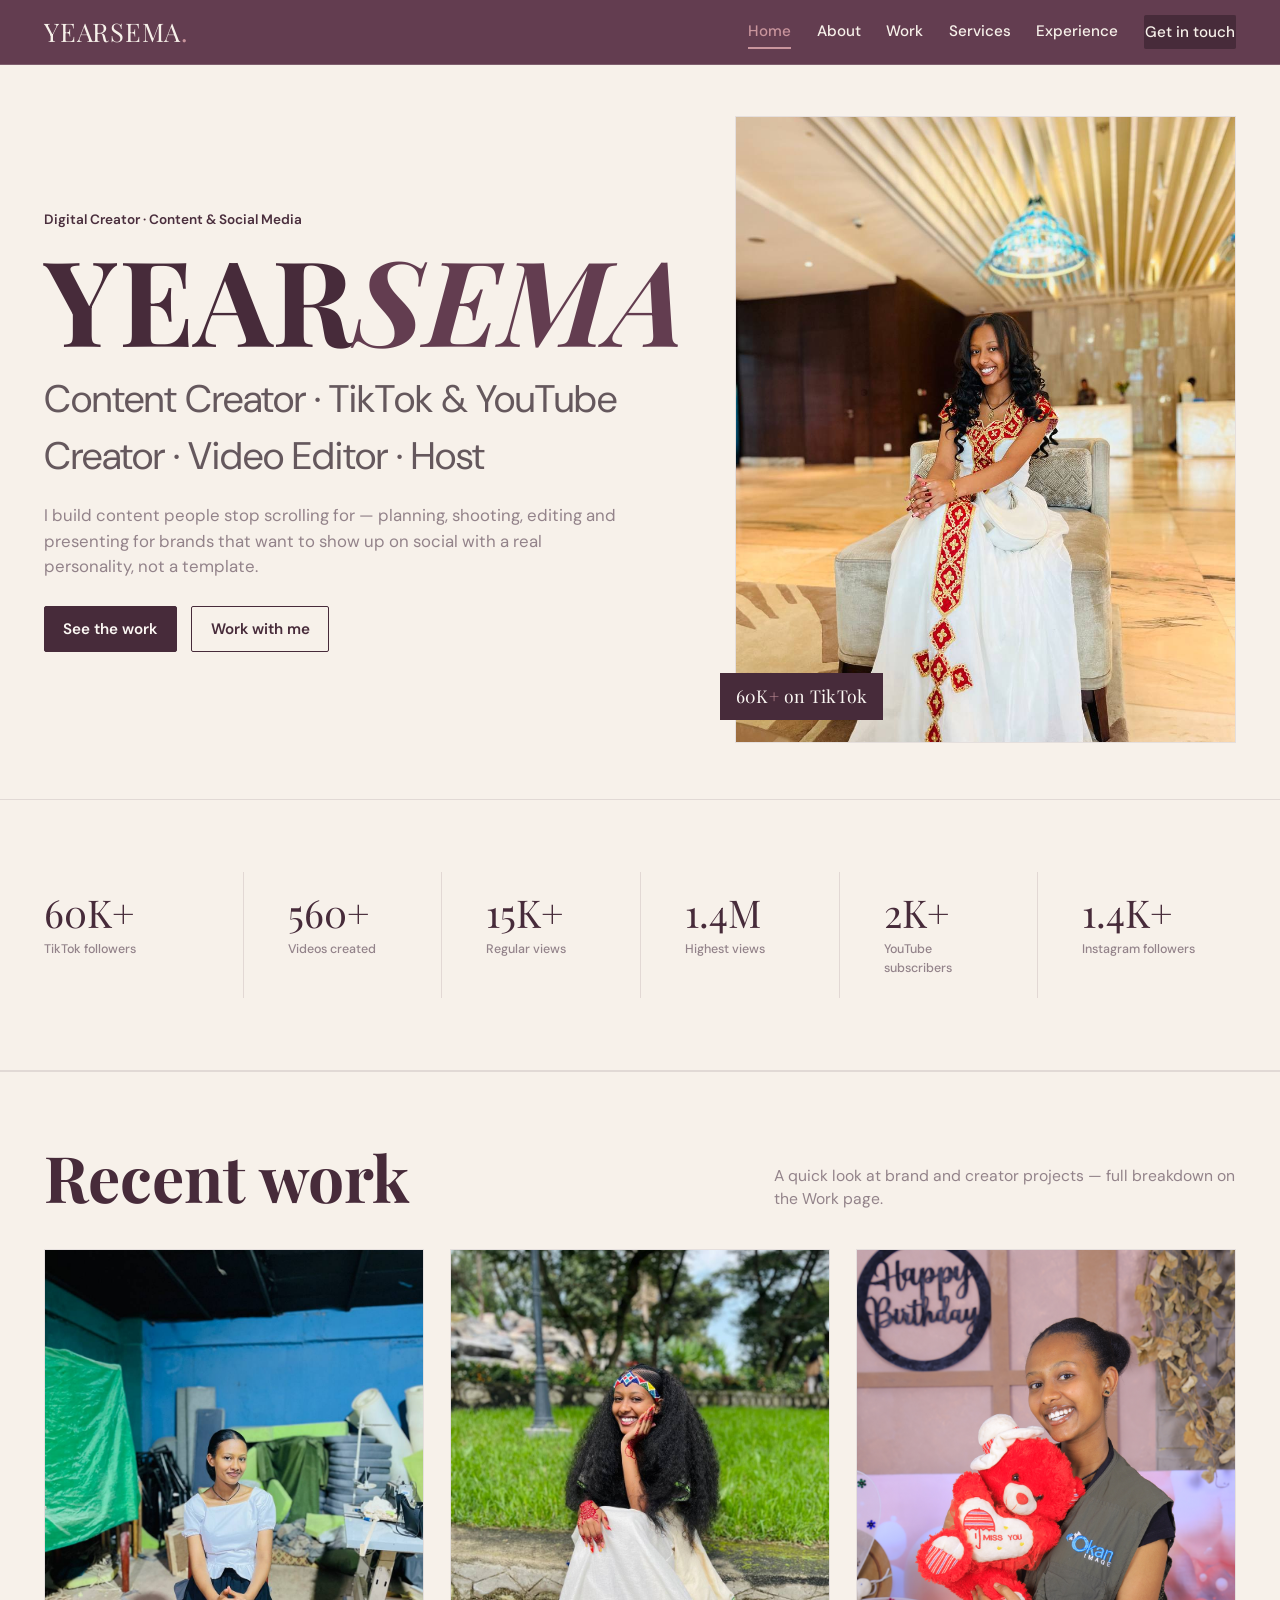
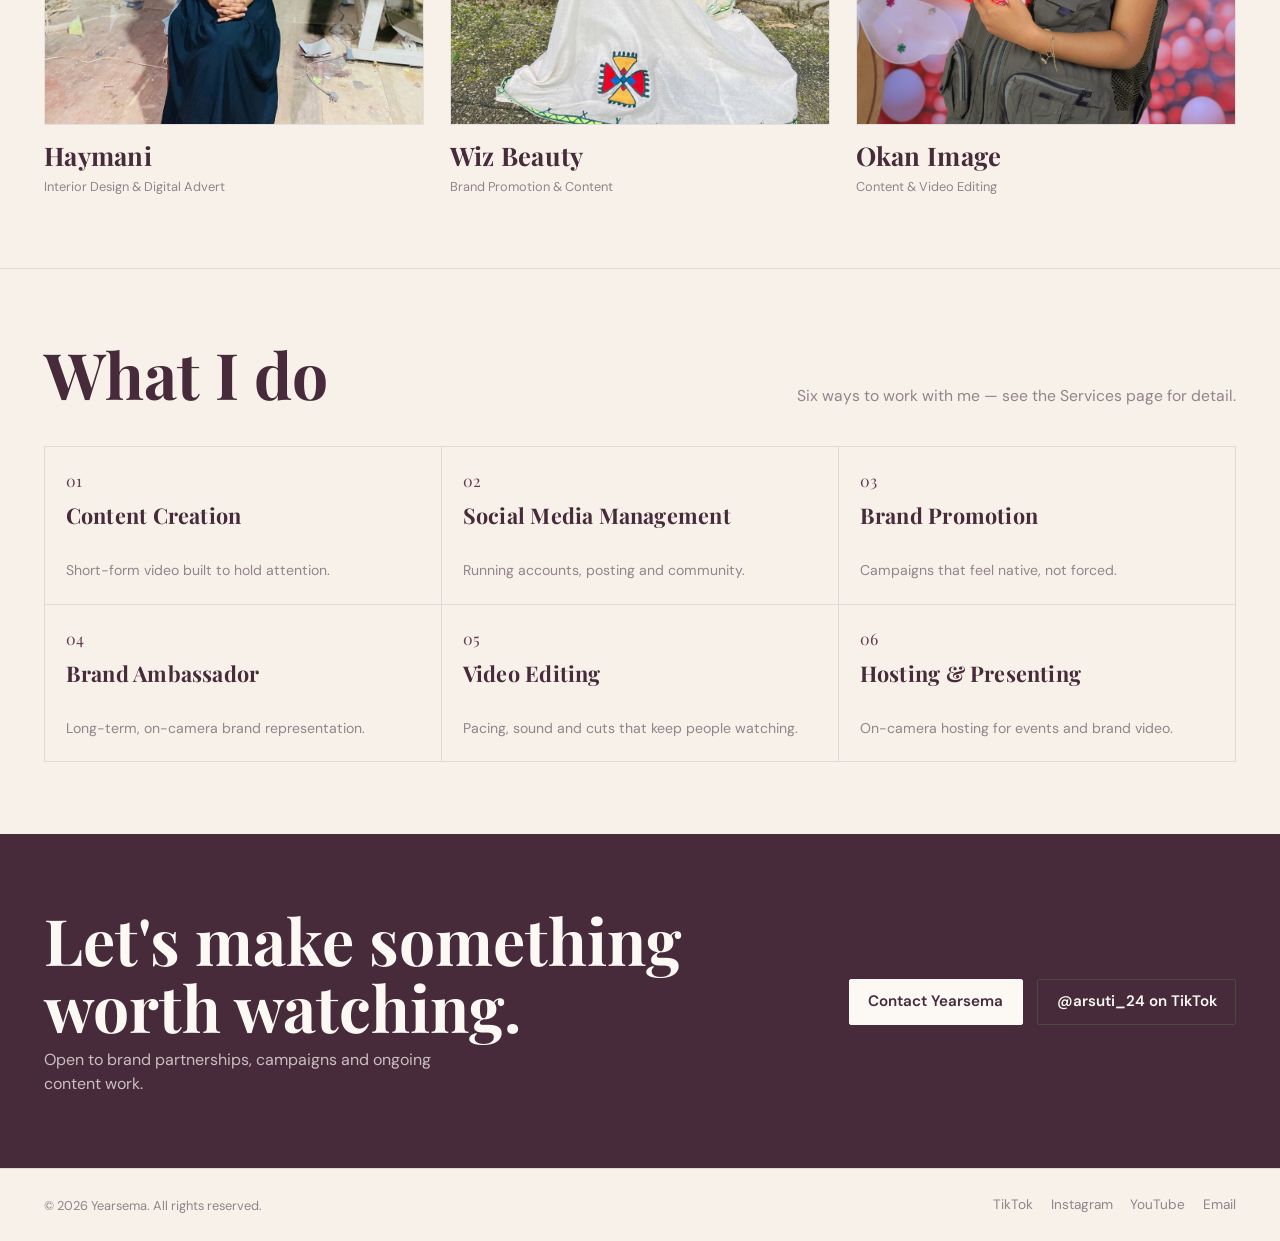
<file: index.html>
<!doctype html>
<html lang="en">
<head>
<meta charset="UTF-8">
<meta name="viewport" content="width=device-width, initial-scale=1">
<title>Yearsema — Digital Creator &amp; Social Media Professional</title>
<meta name="description" content="Yearsema is a digital creator, TikTok creator, YouTuber, video editor and brand ambassador. Portfolio, services and contact.">
<link rel="preconnect" href="https://fonts.googleapis.com">
<link rel="stylesheet" href="css/style.css">
</head>
<body>

<header class="masthead">
  <div class="wrap">
    <a href="index.html" class="word">YEARSEMA<span>.</span></a>
    <button class="nav-toggle" aria-expanded="false" aria-controls="site-nav" aria-label="Toggle navigation">
      <span></span>
    </button>
    <nav class="nav" id="site-nav">
      <a href="index.html" aria-current="page">Home</a>
      <a href="about.html">About</a>
      <a href="work.html">Work</a>
      <a href="services.html">Services</a>
      <a href="experience.html">Experience</a>
      <a href="contact.html" class="btn">Get in touch</a>
    </nav>
  </div>
</header>

<main>

  <section class="hero">
    <div class="wrap hero-grid">
      <div class="hero-copy">
        <span class="eyebrow">Digital Creator · Content &amp; Social Media</span>
        <h1>YEAR<em>SEMA</em></h1>
        <p class="role">Content Creator · TikTok &amp; YouTube Creator · Video Editor · Host</p>
        <p class="pitch">I build content people stop scrolling for — planning, shooting, editing and presenting for brands that want to show up on social with a real personality, not a template.</p>
        <div class="hero-actions">
          <a href="work.html" class="btn">See the work</a>
          <a href="contact.html" class="btn ghost">Work with me</a>
        </div>
      </div>

      <div class="hero-portrait">
        <div class="ph" data-ratio="portrait">
          <img src="assets/yearsema-profile.jpg" alt="Yearsema, digital creator and host" width="1000" height="1250" loading="eager">
        </div>
        <div class="hero-tag">60K<b>+</b> on TikTok</div>
      </div>
    </div>
  </section>

  <section class="stat-strip" aria-label="Key statistics">
    <div class="wrap">
      <ul>
        <li><span class="stat-num">60K+</span><span class="stat-label">TikTok followers</span></li>
        <li><span class="stat-num">560+</span><span class="stat-label">Videos created</span></li>
        <li><span class="stat-num">15K+</span><span class="stat-label">Regular views</span></li>
        <li><span class="stat-num">1.4M</span><span class="stat-label">Highest views</span></li>
        <li><span class="stat-num">2K+</span><span class="stat-label">YouTube subscribers</span></li>
        <li><span class="stat-num">1.4K+</span><span class="stat-label">Instagram followers</span></li>
      </ul>
    </div>
  </section>

  <section aria-labelledby="quicklook-h">
    <div class="wrap">
      <div class="section-head">
        <h2 id="quicklook-h">Recent work</h2>
        <p class="desc">A quick look at brand and creator projects — full breakdown on the Work page.</p>
      </div>
      <div class="quicklook-grid">
        <a class="quick-card" href="work.html#haymani">
          <div class="ph" data-ratio="portrait">
            <img src="assets/haymani-main.jpg" alt="Haymani Interior Design & Digital Advert project preview" width="1600" height="1000" loading="lazy">
          </div>
          <div class="meta">
            <h3>Haymani</h3>
            <span class="role">Interior Design &amp; Digital Advert</span>
          </div>
        </a>
        <a class="quick-card" href="work.html#wiz">
          <div class="ph" data-ratio="portrait">
            <img src="assets/wiz-01.jpg" alt="Wiz Beauty Salon project preview" width="1000" height="1250" loading="lazy">
          </div>
          <div class="meta">
            <h3>Wiz Beauty</h3>
            <span class="role">Brand Promotion &amp; Content</span>
          </div>
        </a>
        <a class="quick-card" href="work.html#okan">
          <div class="ph" data-ratio="portrait">
            <img src="assets/okan-main.jpg" alt="Okan Image project preview" width="1600" height="1000" loading="lazy">
          </div>
          <div class="meta">
            <h3>Okan Image</h3>
            <span class="role">Content &amp; Video Editing</span>
          </div>
        </a>
      </div>
    </div>
  </section>

  <section aria-labelledby="services-h">
    <div class="wrap">
      <div class="section-head">
        <h2 id="services-h">What I do</h2>
        <p class="desc">Six ways to work with me — see the Services page for detail.</p>
      </div>
      <ul class="services-scan">
        <li><span class="n">01</span><h4>Content Creation</h4><p>Short-form video built to hold attention.</p></li>
        <li><span class="n">02</span><h4>Social Media Management</h4><p>Running accounts, posting and community.</p></li>
        <li><span class="n">03</span><h4>Brand Promotion</h4><p>Campaigns that feel native, not forced.</p></li>
        <li><span class="n">04</span><h4>Brand Ambassador</h4><p>Long-term, on-camera brand representation.</p></li>
        <li><span class="n">05</span><h4>Video Editing</h4><p>Pacing, sound and cuts that keep people watching.</p></li>
        <li><span class="n">06</span><h4>Hosting &amp; Presenting</h4><p>On-camera hosting for events and brand video.</p></li>
      </ul>
    </div>
  </section>

  <section class="cta-band">
    <div class="wrap">
      <div>
        <h2>Let's make something worth watching.</h2>
        <p class="sub">Open to brand partnerships, campaigns and ongoing content work.</p>
      </div>
      <div class="cta-actions">
        <a href="contact.html" class="btn on-ink">Contact Yearsema</a>
        <a href="https://www.tiktok.com/@arsuti_24" class="btn ghost" style="color:#f7f8f3;border-color:#4a4a3f;" target="_blank" rel="noopener">@arsuti_24 on TikTok</a>
      </div>
    </div>
  </section>

</main>

<footer>
  <div class="wrap">
    <p class="copy">© 2026 Yearsema. All rights reserved.</p>
    <nav class="fnav" aria-label="Social links">
      <a href="https://www.tiktok.com/@arsuti_24" target="_blank" rel="noopener">TikTok</a>
      <a href="https://www.instagram.com/arsuti_24" target="_blank" rel="noopener">Instagram</a>
      <a href="https://www.youtube.com/@lifewith_arsu" target="_blank" rel="noopener">YouTube</a>
      <a href="mailto:yearsema2007@gmail.com">Email</a>
    </nav>
  </div>
</footer>

<script src="js/main.js"></script>
</body>
</html>
</file>
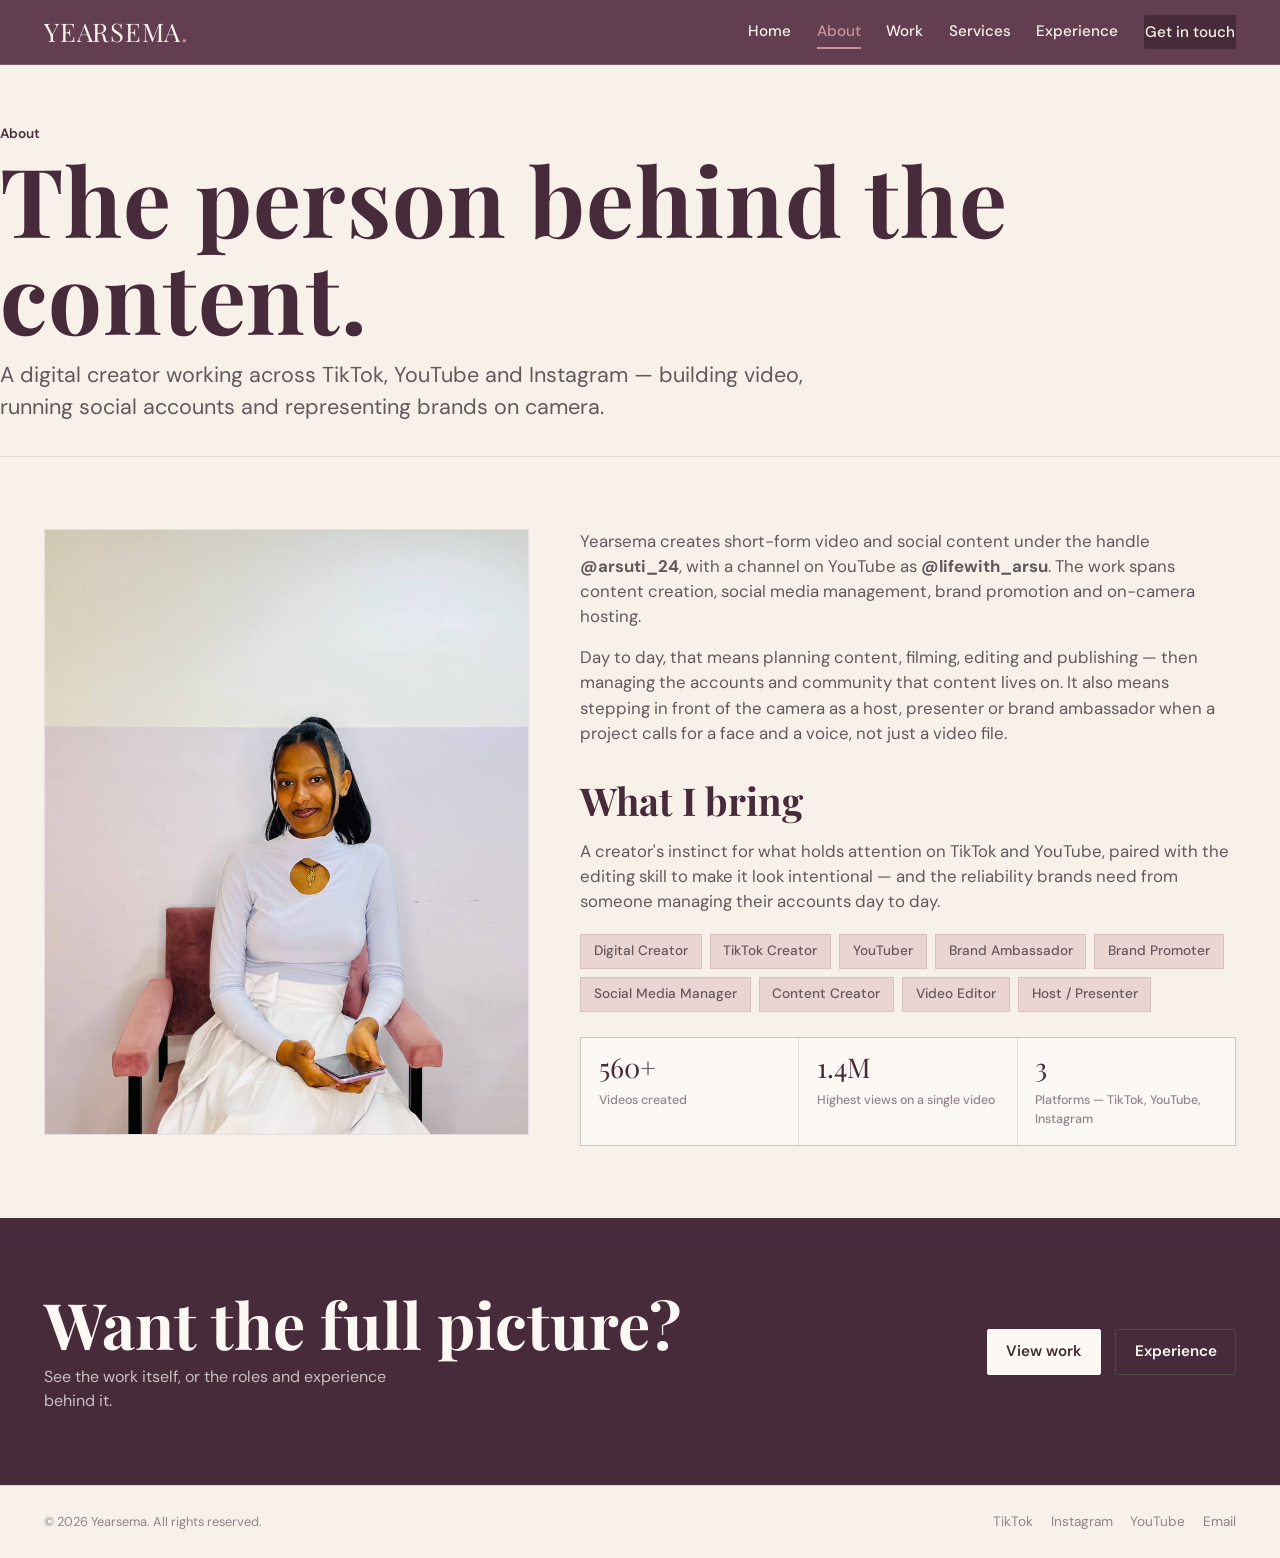
<file: about.html>
<!doctype html>
<html lang="en">
<head>
<meta charset="UTF-8">
<meta name="viewport" content="width=device-width, initial-scale=1">
<title>About — Yearsema</title>
<meta name="description" content="About Yearsema — digital creator, TikTok creator, YouTuber and brand ambassador.">
<link rel="preconnect" href="https://fonts.googleapis.com">
<link rel="stylesheet" href="css/style.css">
</head>
<body>

<header class="masthead">
  <div class="wrap">
    <a href="index.html" class="word">YEARSEMA<span>.</span></a>
    <button class="nav-toggle" aria-expanded="false" aria-controls="site-nav" aria-label="Toggle navigation">
      <span></span>
    </button>
    <nav class="nav" id="site-nav">
      <a href="index.html">Home</a>
      <a href="about.html" aria-current="page">About</a>
      <a href="work.html">Work</a>
      <a href="services.html">Services</a>
      <a href="experience.html">Experience</a>
      <a href="contact.html" class="btn">Get in touch</a>
    </nav>
  </div>
</header>

<main>

  <div class="page-head wrap">
    <span class="eyebrow">About</span>
    <h1>The person behind the content.</h1>
    <p>A digital creator working across TikTok, YouTube and Instagram — building video, running social accounts and representing brands on camera.</p>
  </div>

  <section>
    <div class="wrap about-grid">
      <div class="ph" data-ratio="portrait">
        <img src="assets/yearsema-profile1.jpg" alt="Yearsema" width="1000" height="1250" loading="lazy">
      </div>

      <div class="about-copy">
        <p>Yearsema creates short-form video and social content under the handle <strong>@arsuti_24</strong>, with a channel on YouTube as <strong>@lifewith_arsu</strong>. The work spans content creation, social media management, brand promotion and on-camera hosting.</p>
        <p>Day to day, that means planning content, filming, editing and publishing — then managing the accounts and community that content lives on. It also means stepping in front of the camera as a host, presenter or brand ambassador when a project calls for a face and a voice, not just a video file.</p>

        <h2>What I bring</h2>
        <p>A creator's instinct for what holds attention on TikTok and YouTube, paired with the editing skill to make it look intentional — and the reliability brands need from someone managing their accounts day to day.</p>

        <ul class="identity-tags">
          <li>Digital Creator</li>
          <li>TikTok Creator</li>
          <li>YouTuber</li>
          <li>Brand Ambassador</li>
          <li>Brand Promoter</li>
          <li>Social Media Manager</li>
          <li>Content Creator</li>
          <li>Video Editor</li>
          <li>Host / Presenter</li>
        </ul>

        <ul class="mini-stats">
          <li><span class="stat-num">560+</span><span class="stat-label">Videos created</span></li>
          <li><span class="stat-num">1.4M</span><span class="stat-label">Highest views on a single video</span></li>
          <li><span class="stat-num">3</span><span class="stat-label">Platforms — TikTok, YouTube, Instagram</span></li>
        </ul>
      </div>
    </div>
  </section>

  <section class="cta-band">
    <div class="wrap">
      <div>
        <h2>Want the full picture?</h2>
        <p class="sub">See the work itself, or the roles and experience behind it.</p>
      </div>
      <div class="cta-actions">
        <a href="work.html" class="btn on-ink">View work</a>
        <a href="experience.html" class="btn ghost" style="color:#f7f8f3;border-color:#4a4a3f;">Experience</a>
      </div>
    </div>
  </section>

</main>

<footer>
  <div class="wrap">
    <p class="copy">© 2026 Yearsema. All rights reserved.</p>
    <nav class="fnav" aria-label="Social links">
      <a href="https://www.tiktok.com/@arsuti_24" target="_blank" rel="noopener">TikTok</a>
      <a href="https://www.instagram.com/arsuti_24" target="_blank" rel="noopener">Instagram</a>
      <a href="https://www.youtube.com/@lifewith_arsu" target="_blank" rel="noopener">YouTube</a>
      <a href="mailto:yearsema2007@gmail.com">Email</a>
    </nav>
  </div>
</footer>

<script src="js/main.js"></script>
</body>
</html>
</file>
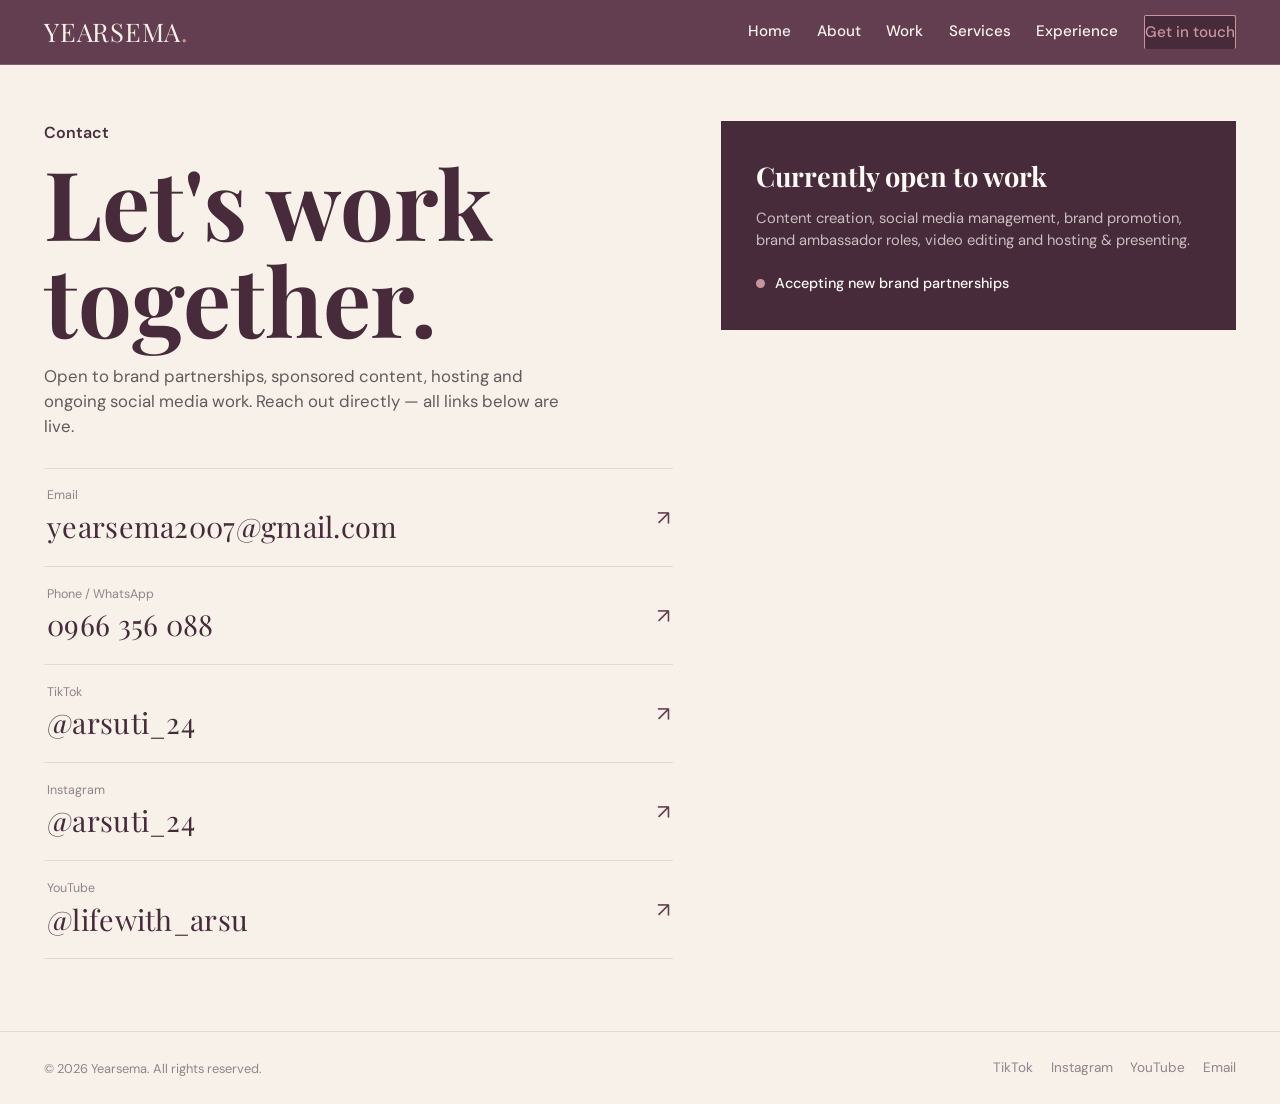
<file: contact.html>
<!doctype html>
<html lang="en">
<head>
<meta charset="UTF-8">
<meta name="viewport" content="width=device-width, initial-scale=1">
<title>Contact — Yearsema</title>
<meta name="description" content="Contact Yearsema — email, WhatsApp, TikTok, Instagram and YouTube.">
<link rel="preconnect" href="https://fonts.googleapis.com">
<link rel="stylesheet" href="css/style.css">
</head>
<body>

<header class="masthead">
  <div class="wrap">
    <a href="index.html" class="word">YEARSEMA<span>.</span></a>
    <button class="nav-toggle" aria-expanded="false" aria-controls="site-nav" aria-label="Toggle navigation">
      <span></span>
    </button>
    <nav class="nav" id="site-nav">
      <a href="index.html">Home</a>
      <a href="about.html">About</a>
      <a href="work.html">Work</a>
      <a href="services.html">Services</a>
      <a href="experience.html">Experience</a>
      <a href="contact.html" class="btn" aria-current="page">Get in touch</a>
    </nav>
  </div>
</header>

<main>
  <section style="padding-top:clamp(2.2rem,6vw,3.5rem);">
    <div class="wrap contact-grid">

      <div class="contact-primary">
        <span class="eyebrow" style="display:block;color:var(--cobalt-ink);font-weight:600;margin-bottom:.5rem;">Contact</span>
        <h1>Let's work<br>together.</h1>
        <p class="lead">Open to brand partnerships, sponsored content, hosting and ongoing social media work. Reach out directly — all links below are live.</p>

        <ul class="contact-links">
          <li>
            <a href="mailto:yearsema2007@gmail.com">
              <span><span class="label">Email</span><span class="value">yearsema2007@gmail.com</span></span>
              <span class="arrow" aria-hidden="true">↗</span>
            </a>
          </li>
          <li>
            <a href="tel:+251966356088">
              <span><span class="label">Phone / WhatsApp</span><span class="value">0966 356 088</span></span>
              <span class="arrow" aria-hidden="true">↗</span>
            </a>
          </li>
          <li>
            <a href="https://www.tiktok.com/@arsuti_24" target="_blank" rel="noopener">
              <span><span class="label">TikTok</span><span class="value">@arsuti_24</span></span>
              <span class="arrow" aria-hidden="true">↗</span>
            </a>
          </li>
          <li>
            <a href="https://www.instagram.com/arsuti_24" target="_blank" rel="noopener">
              <span><span class="label">Instagram</span><span class="value">@arsuti_24</span></span>
              <span class="arrow" aria-hidden="true">↗</span>
            </a>
          </li>
          <li>
            <a href="https://www.youtube.com/@lifewith_arsu" target="_blank" rel="noopener">
              <span><span class="label">YouTube</span><span class="value">@lifewith_arsu</span></span>
              <span class="arrow" aria-hidden="true">↗</span>
            </a>
          </li>
        </ul>
      </div>

      <aside class="contact-panel">
        <h2>Currently open to work</h2>
        <p>Content creation, social media management, brand promotion, brand ambassador roles, video editing and hosting &amp; presenting.</p>
        <div class="avail"><span class="dot" aria-hidden="true"></span> Accepting new brand partnerships</div>
      </aside>

    </div>
  </section>
</main>

<footer>
  <div class="wrap">
    <p class="copy">© 2026 Yearsema. All rights reserved.</p>
    <nav class="fnav" aria-label="Social links">
      <a href="https://www.tiktok.com/@arsuti_24" target="_blank" rel="noopener">TikTok</a>
      <a href="https://www.instagram.com/arsuti_24" target="_blank" rel="noopener">Instagram</a>
      <a href="https://www.youtube.com/@lifewith_arsu" target="_blank" rel="noopener">YouTube</a>
      <a href="mailto:yearsema2007@gmail.com">Email</a>
    </nav>
  </div>
</footer>

<script src="js/main.js"></script>
</body>
</html>
</file>
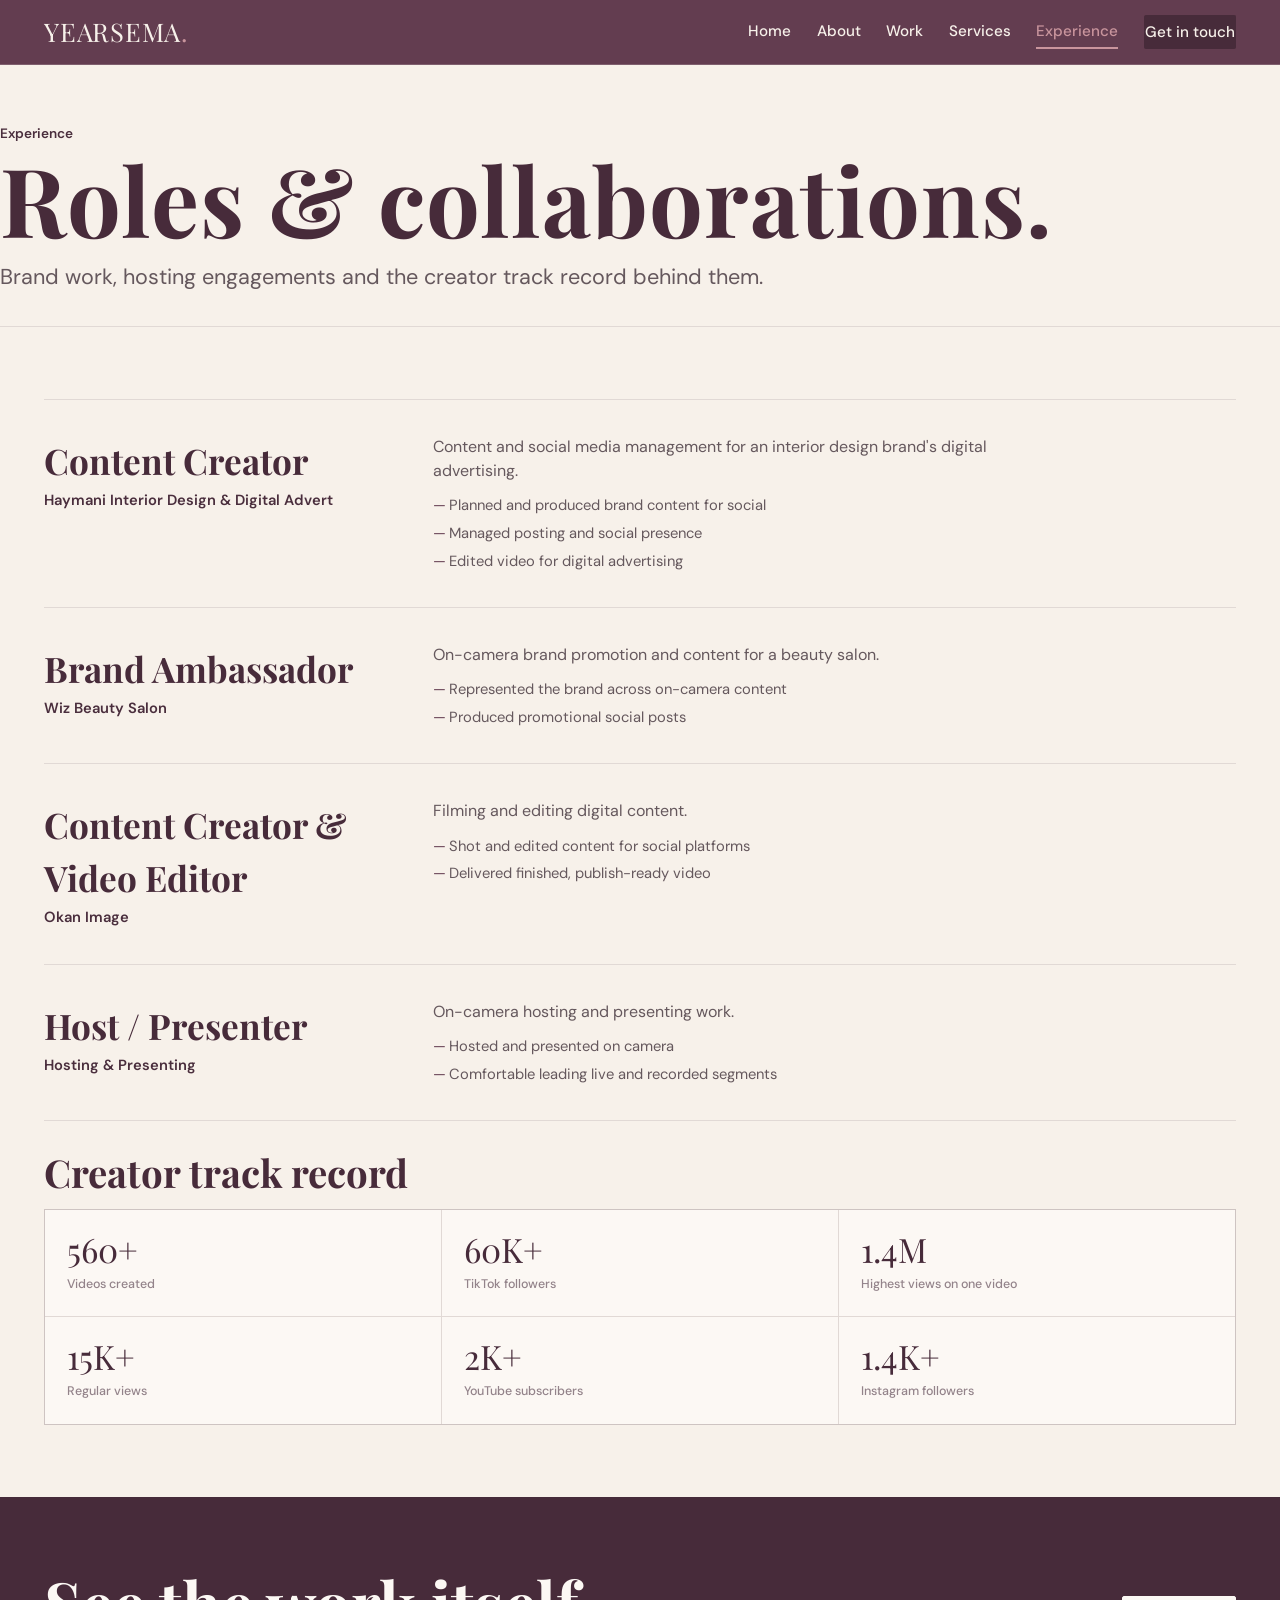
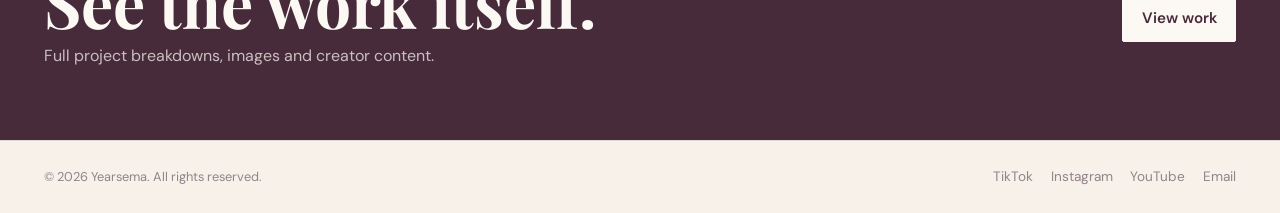
<file: experience.html>
<!doctype html>
<html lang="en">
<head>
<meta charset="UTF-8">
<meta name="viewport" content="width=device-width, initial-scale=1">
<title>Experience — Yearsema</title>
<meta name="description" content="Experience: Haymani, Wiz Beauty Salon, Okan Image, hosting and presenting, plus creator statistics.">
<link rel="preconnect" href="https://fonts.googleapis.com">
<link rel="stylesheet" href="css/style.css">
</head>
<body>

<header class="masthead">
  <div class="wrap">
    <a href="index.html" class="word">YEARSEMA<span>.</span></a>
    <button class="nav-toggle" aria-expanded="false" aria-controls="site-nav" aria-label="Toggle navigation">
      <span></span>
    </button>
    <nav class="nav" id="site-nav">
      <a href="index.html">Home</a>
      <a href="about.html">About</a>
      <a href="work.html">Work</a>
      <a href="services.html">Services</a>
      <a href="experience.html" aria-current="page">Experience</a>
      <a href="contact.html" class="btn">Get in touch</a>
    </nav>
  </div>
</header>

<main>

  <div class="page-head wrap">
    <span class="eyebrow">Experience</span>
    <h1>Roles &amp; collaborations.</h1>
    <p>Brand work, hosting engagements and the creator track record behind them.</p>
  </div>

  <section>
    <div class="wrap">
      <div class="timeline">

        <div class="tl-row">
          <div class="role-block">
            <h3>Content Creator</h3>
            <span class="org">Haymani Interior Design &amp; Digital Advert</span>
          </div>
          <div class="detail">
            <p>Content and social media management for an interior design brand's digital advertising.</p>
            <ul>
              <li>Planned and produced brand content for social</li>
              <li>Managed posting and social presence</li>
              <li>Edited video for digital advertising</li>
            </ul>
          </div>
        </div>

        <div class="tl-row">
          <div class="role-block">
            <h3>Brand Ambassador</h3>
            <span class="org">Wiz Beauty Salon</span>
          </div>
          <div class="detail">
            <p>On-camera brand promotion and content for a beauty salon.</p>
            <ul>
              <li>Represented the brand across on-camera content</li>
              <li>Produced promotional social posts</li>
            </ul>
          </div>
        </div>

        <div class="tl-row">
          <div class="role-block">
            <h3>Content Creator &amp; Video Editor</h3>
            <span class="org">Okan Image</span>
          </div>
          <div class="detail">
            <p>Filming and editing digital content.</p>
            <ul>
              <li>Shot and edited content for social platforms</li>
              <li>Delivered finished, publish-ready video</li>
            </ul>
          </div>
        </div>

        <div class="tl-row">
          <div class="role-block">
            <h3>Host / Presenter</h3>
            <span class="org">Hosting &amp; Presenting</span>
          </div>
          <div class="detail">
            <p>On-camera hosting and presenting work.</p>
            <ul>
              <li>Hosted and presented on camera</li>
              <li>Comfortable leading live and recorded segments</li>
            </ul>
          </div>
        </div>

      </div>

      <div class="creator-stats">
        <div class="section-head" style="margin-bottom:1rem;">
          <h2 style="font-size:var(--step-3);">Creator track record</h2>
        </div>
        <ul>
          <li><span class="stat-num">560+</span><span class="stat-label">Videos created</span></li>
          <li><span class="stat-num">60K+</span><span class="stat-label">TikTok followers</span></li>
          <li><span class="stat-num">1.4M</span><span class="stat-label">Highest views on one video</span></li>
          <li><span class="stat-num">15K+</span><span class="stat-label">Regular views</span></li>
          <li><span class="stat-num">2K+</span><span class="stat-label">YouTube subscribers</span></li>
          <li><span class="stat-num">1.4K+</span><span class="stat-label">Instagram followers</span></li>
        </ul>
      </div>
    </div>
  </section>

  <section class="cta-band">
    <div class="wrap">
      <div>
        <h2>See the work itself.</h2>
        <p class="sub">Full project breakdowns, images and creator content.</p>
      </div>
      <div class="cta-actions">
        <a href="work.html" class="btn on-ink">View work</a>
      </div>
    </div>
  </section>

</main>

<footer>
  <div class="wrap">
    <p class="copy">© 2026 Yearsema. All rights reserved.</p>
    <nav class="fnav" aria-label="Social links">
      <a href="https://www.tiktok.com/@arsuti_24" target="_blank" rel="noopener">TikTok</a>
      <a href="https://www.instagram.com/arsuti_24" target="_blank" rel="noopener">Instagram</a>
      <a href="https://www.youtube.com/@lifewith_arsu" target="_blank" rel="noopener">YouTube</a>
      <a href="mailto:yearsema2007@gmail.com">Email</a>
    </nav>
  </div>
</footer>

<script src="js/main.js"></script>
</body>
</html>
</file>
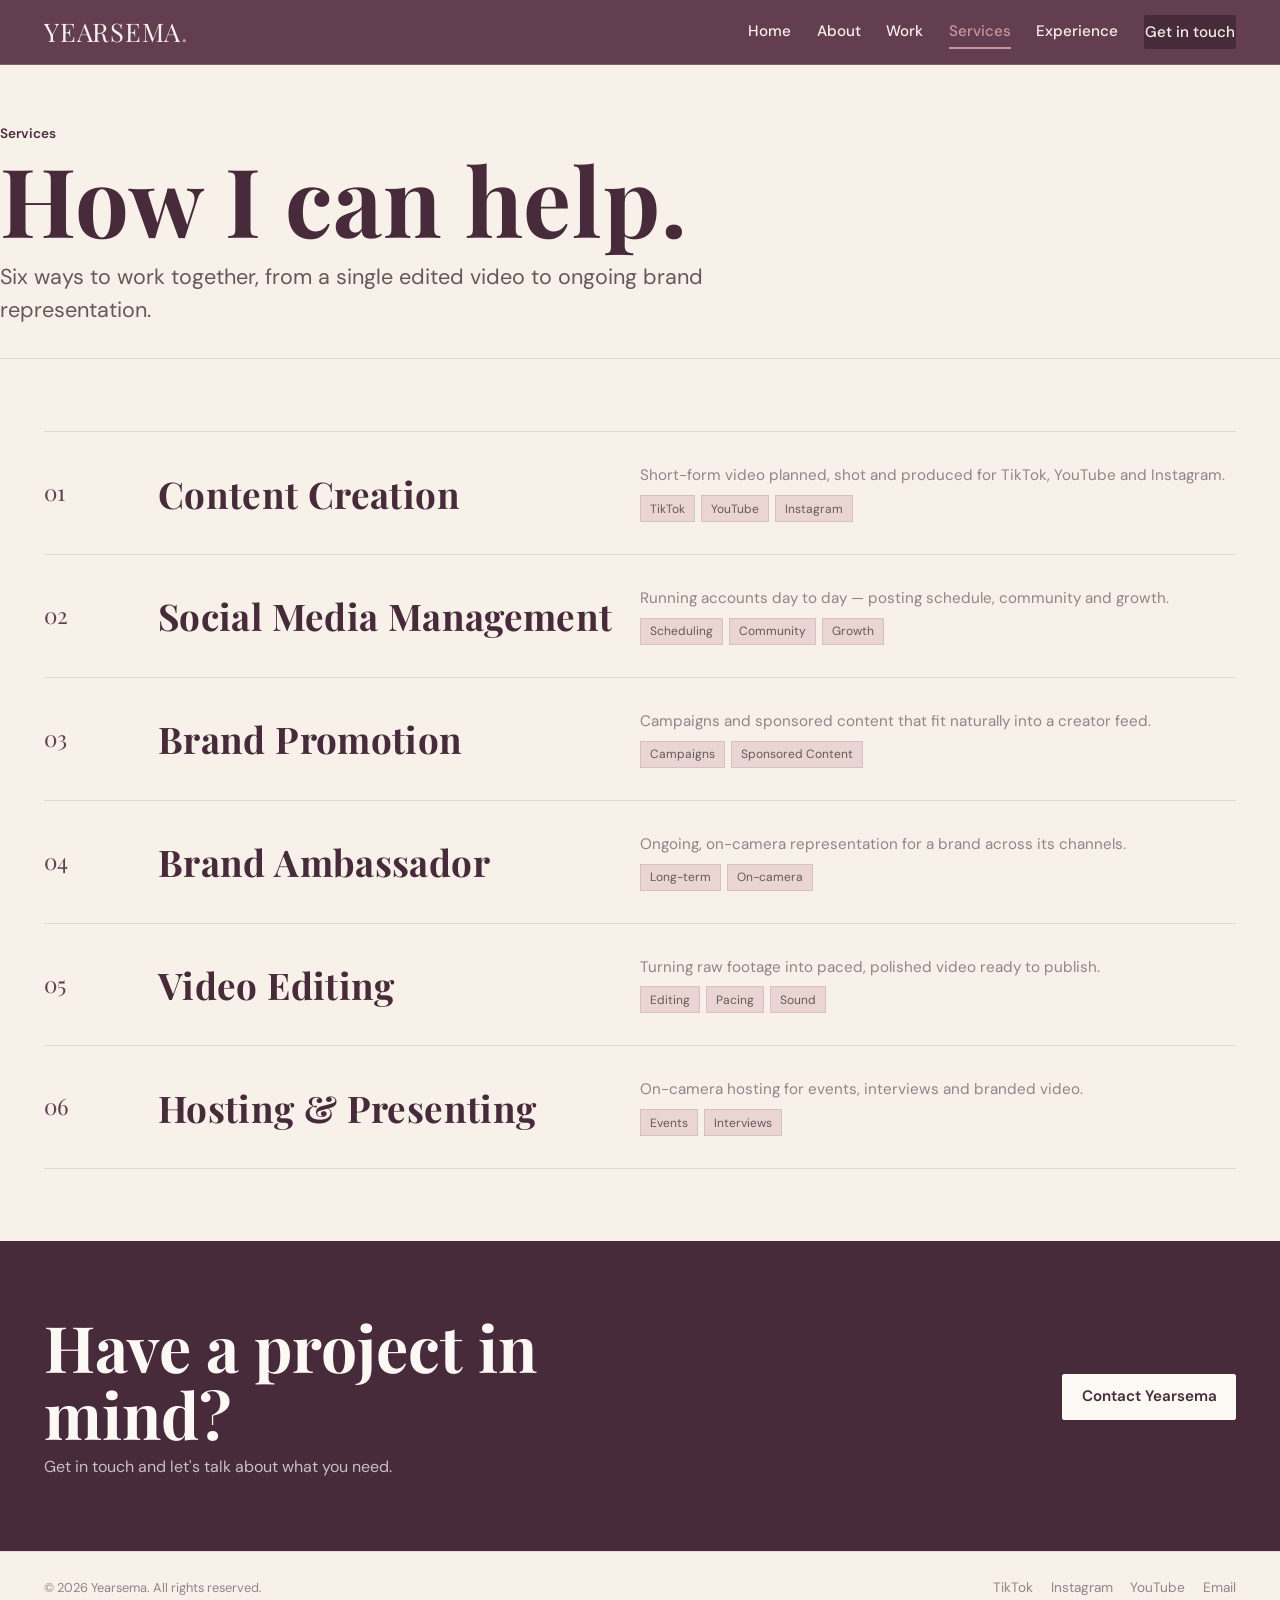
<file: services.html>
<!doctype html>
<html lang="en">
<head>
<meta charset="UTF-8">
<meta name="viewport" content="width=device-width, initial-scale=1">
<title>Services — Yearsema</title>
<meta name="description" content="Services offered by Yearsema: content creation, social media management, brand promotion, brand ambassador work, video editing, hosting and presenting.">
<link rel="preconnect" href="https://fonts.googleapis.com">
<link rel="stylesheet" href="css/style.css">
</head>
<body>

<header class="masthead">
  <div class="wrap">
    <a href="index.html" class="word">YEARSEMA<span>.</span></a>
    <button class="nav-toggle" aria-expanded="false" aria-controls="site-nav" aria-label="Toggle navigation">
      <span></span>
    </button>
    <nav class="nav" id="site-nav">
      <a href="index.html">Home</a>
      <a href="about.html">About</a>
      <a href="work.html">Work</a>
      <a href="services.html" aria-current="page">Services</a>
      <a href="experience.html">Experience</a>
      <a href="contact.html" class="btn">Get in touch</a>
    </nav>
  </div>
</header>

<main>

  <div class="page-head wrap">
    <span class="eyebrow">Services</span>
    <h1>How I can help.</h1>
    <p>Six ways to work together, from a single edited video to ongoing brand representation.</p>
  </div>

  <section>
    <div class="wrap">
      <div class="services-list">

        <div class="service-row">
          <span class="n">01</span>
          <h3>Content Creation</h3>
          <div>
            <p>Short-form video planned, shot and produced for TikTok, YouTube and Instagram.</p>
            <div class="tags"><span>TikTok</span><span>YouTube</span><span>Instagram</span></div>
          </div>
        </div>

        <div class="service-row">
          <span class="n">02</span>
          <h3>Social Media Management</h3>
          <div>
            <p>Running accounts day to day — posting schedule, community and growth.</p>
            <div class="tags"><span>Scheduling</span><span>Community</span><span>Growth</span></div>
          </div>
        </div>

        <div class="service-row">
          <span class="n">03</span>
          <h3>Brand Promotion</h3>
          <div>
            <p>Campaigns and sponsored content that fit naturally into a creator feed.</p>
            <div class="tags"><span>Campaigns</span><span>Sponsored Content</span></div>
          </div>
        </div>

        <div class="service-row">
          <span class="n">04</span>
          <h3>Brand Ambassador</h3>
          <div>
            <p>Ongoing, on-camera representation for a brand across its channels.</p>
            <div class="tags"><span>Long-term</span><span>On-camera</span></div>
          </div>
        </div>

        <div class="service-row">
          <span class="n">05</span>
          <h3>Video Editing</h3>
          <div>
            <p>Turning raw footage into paced, polished video ready to publish.</p>
            <div class="tags"><span>Editing</span><span>Pacing</span><span>Sound</span></div>
          </div>
        </div>

        <div class="service-row">
          <span class="n">06</span>
          <h3>Hosting &amp; Presenting</h3>
          <div>
            <p>On-camera hosting for events, interviews and branded video.</p>
            <div class="tags"><span>Events</span><span>Interviews</span></div>
          </div>
        </div>

      </div>
    </div>
  </section>

  <section class="cta-band">
    <div class="wrap">
      <div>
        <h2>Have a project in mind?</h2>
        <p class="sub">Get in touch and let's talk about what you need.</p>
      </div>
      <div class="cta-actions">
        <a href="contact.html" class="btn on-ink">Contact Yearsema</a>
      </div>
    </div>
  </section>

</main>

<footer>
  <div class="wrap">
    <p class="copy">© 2026 Yearsema. All rights reserved.</p>
    <nav class="fnav" aria-label="Social links">
      <a href="https://www.tiktok.com/@arsuti_24" target="_blank" rel="noopener">TikTok</a>
      <a href="https://www.instagram.com/arsuti_24" target="_blank" rel="noopener">Instagram</a>
      <a href="https://www.youtube.com/@lifewith_arsu" target="_blank" rel="noopener">YouTube</a>
      <a href="mailto:yearsema2007@gmail.com">Email</a>
    </nav>
  </div>
</footer>

<script src="js/main.js"></script>
</body>
</html>
</file>
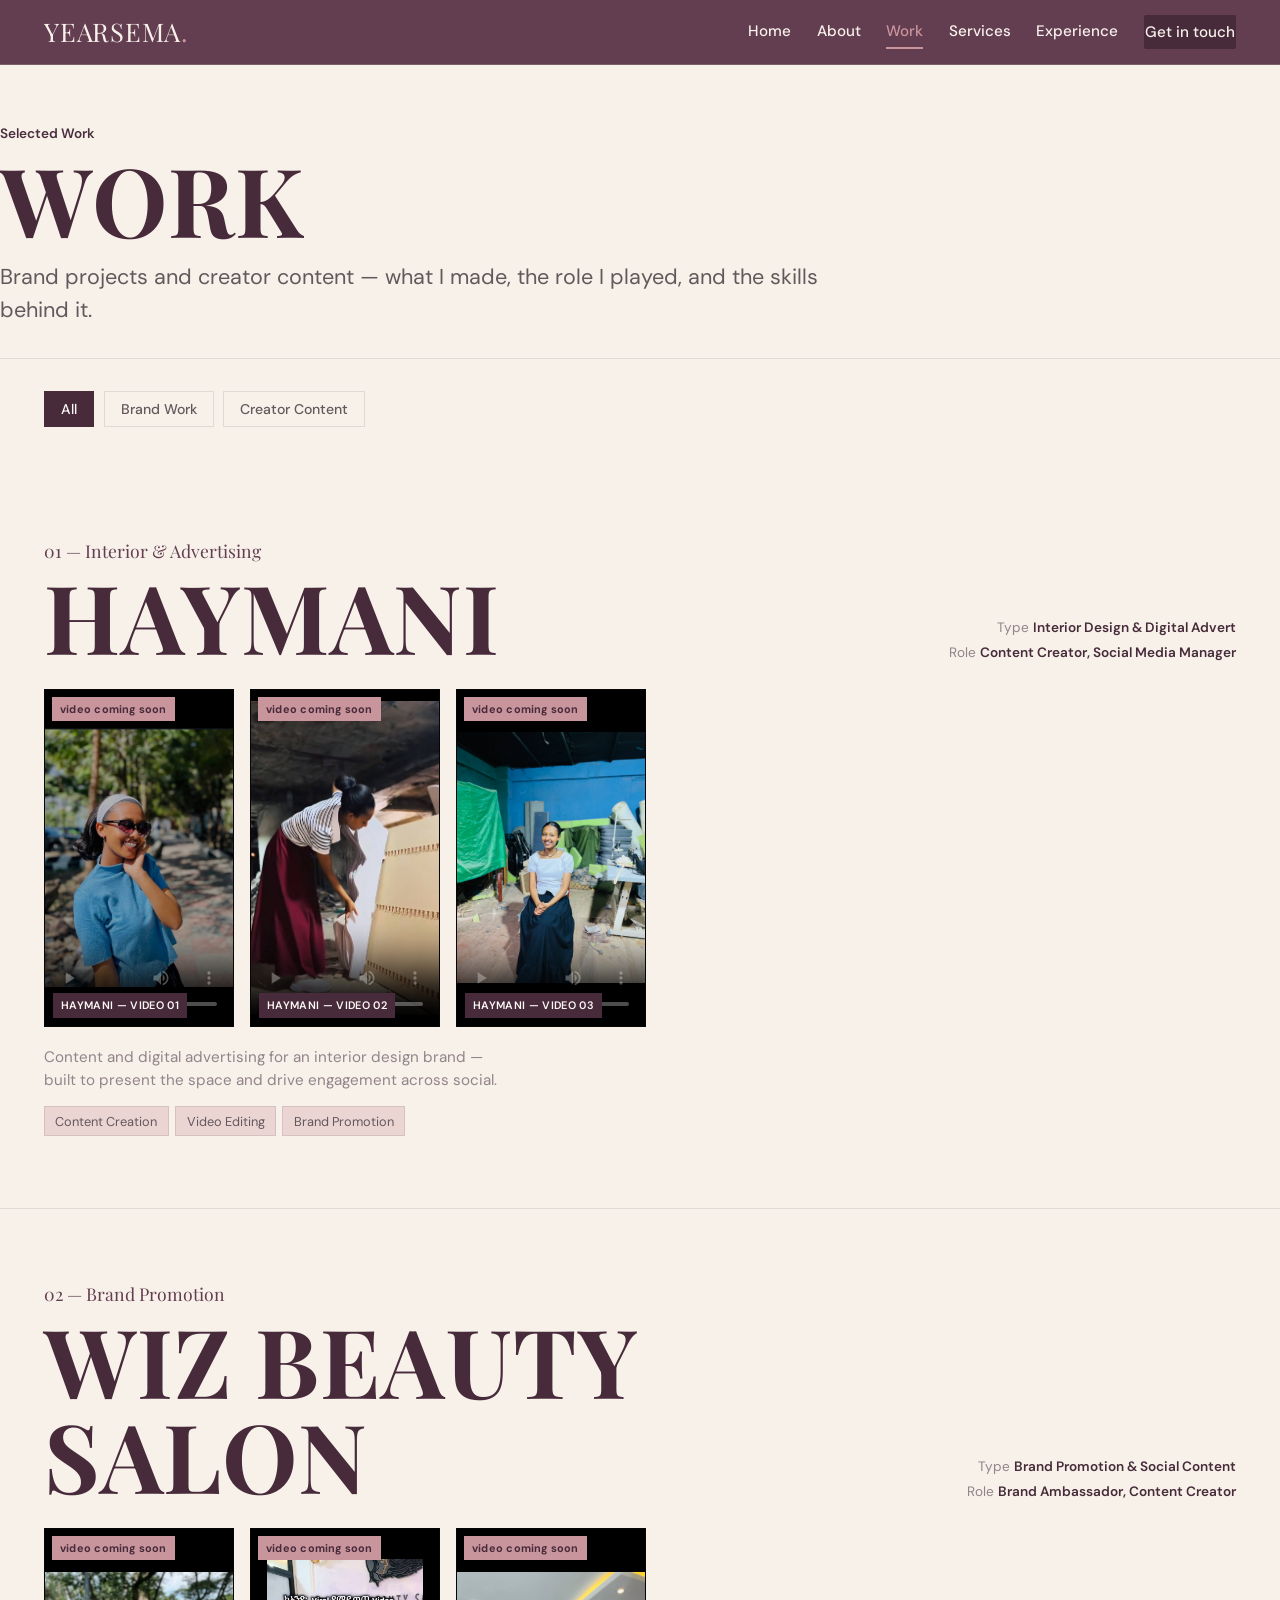
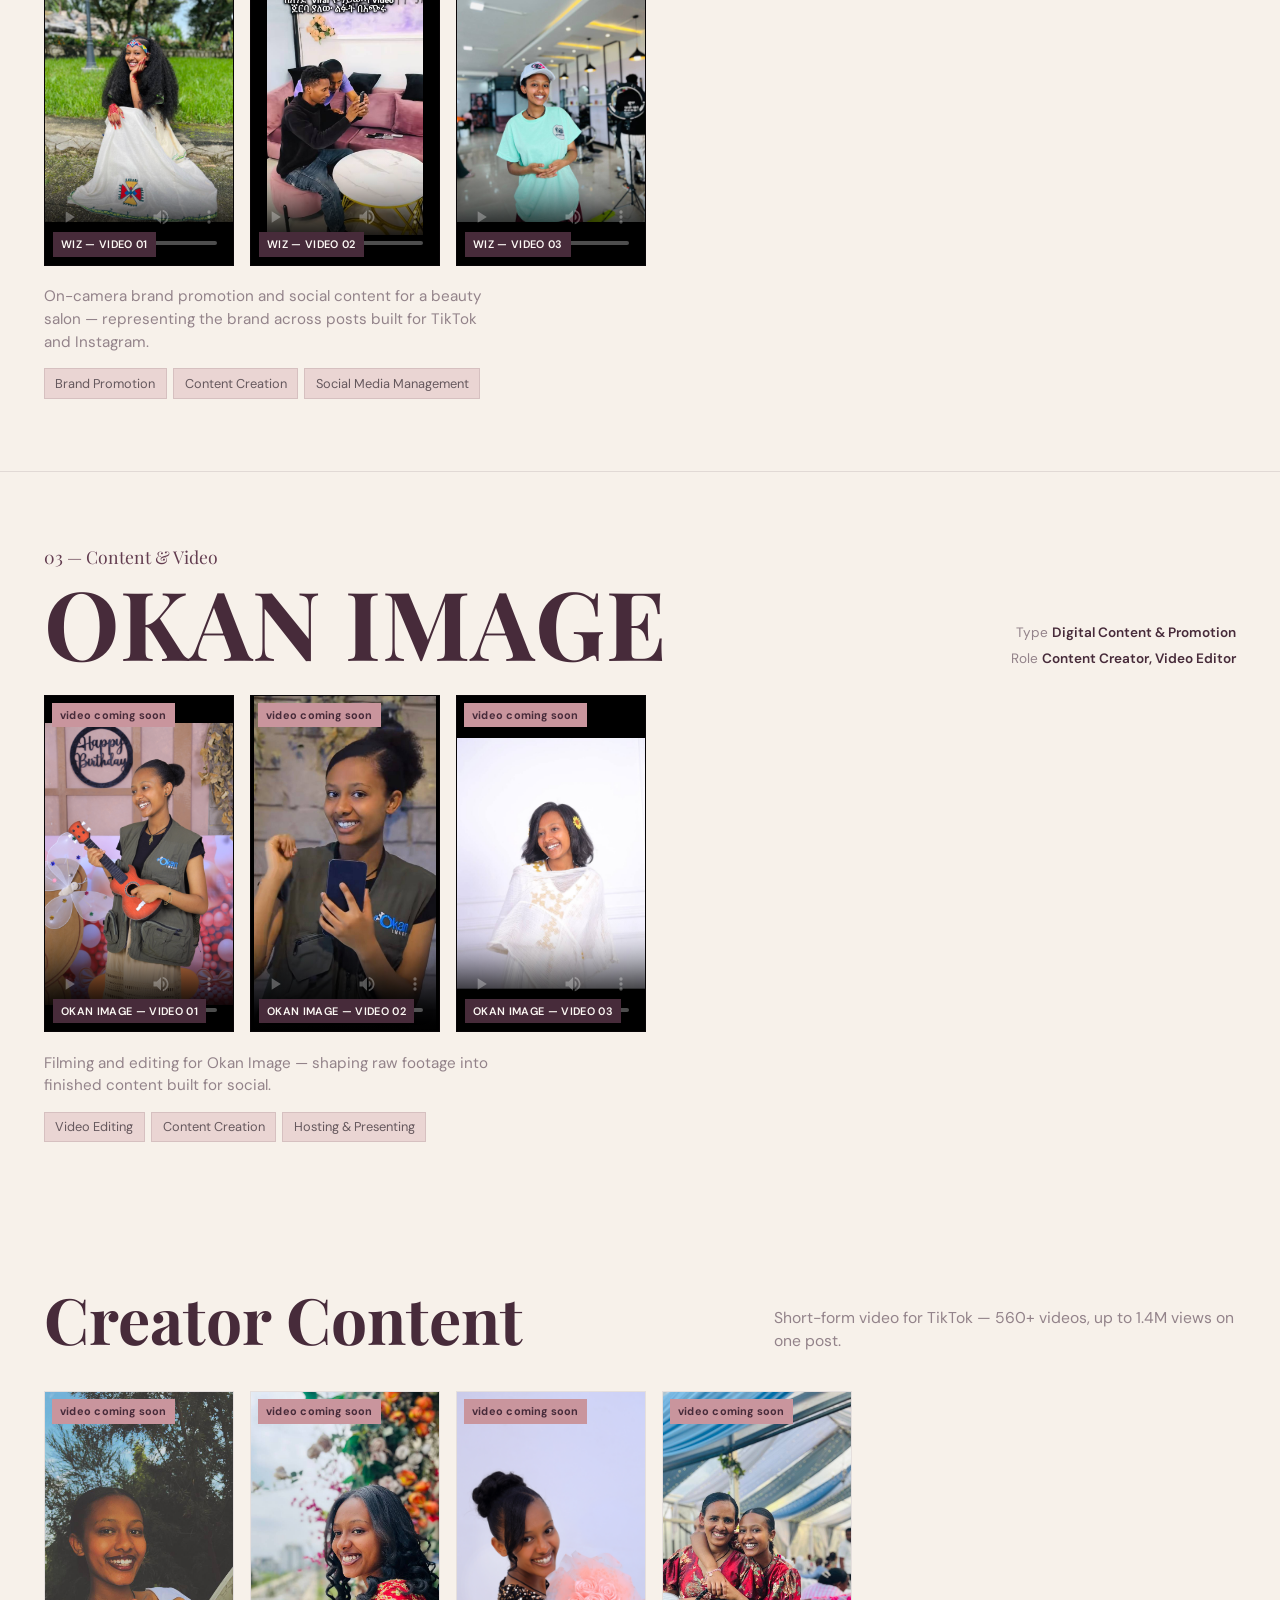
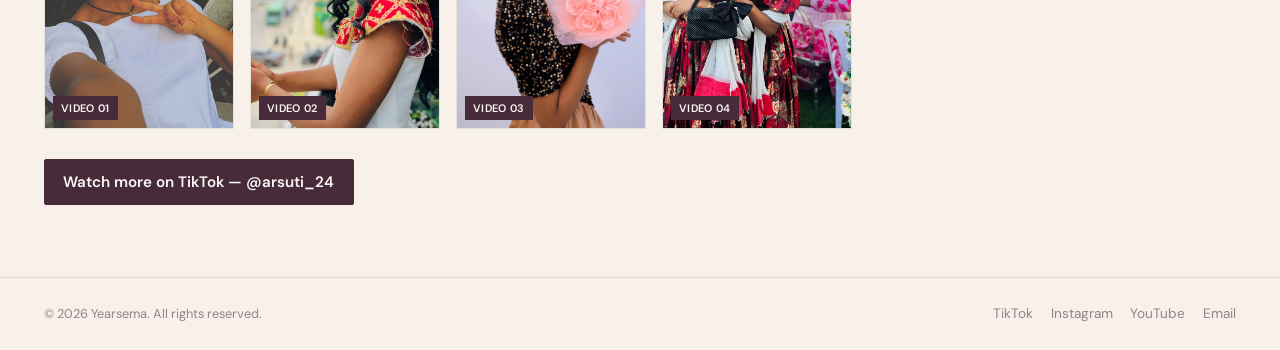
<file: work.html>
<!doctype html>
<html lang="en">
<head>
<meta charset="UTF-8">
<meta name="viewport" content="width=device-width, initial-scale=1">
<title>Work — Yearsema</title>
<meta name="description" content="Selected work by Yearsema: Haymani, Wiz Beauty Salon, Okan Image and creator content.">
<link rel="preconnect" href="https://fonts.googleapis.com">
<link rel="stylesheet" href="css/style.css">
</head>

<body>

<header class="masthead">
  <div class="wrap">
    <a href="index.html" class="word">YEARSEMA<span>.</span></a>

    <button
      class="nav-toggle"
      aria-expanded="false"
      aria-controls="site-nav"
      aria-label="Toggle navigation">
      <span></span>
    </button>

    <nav class="nav" id="site-nav">
      <a href="index.html">Home</a>
      <a href="about.html">About</a>
      <a href="work.html" aria-current="page">Work</a>
      <a href="services.html">Services</a>
      <a href="experience.html">Experience</a>
      <a href="contact.html" class="btn">Get in touch</a>
    </nav>
  </div>
</header>


<main>

  <!-- PAGE HEADER -->

  <div class="page-head wrap">
    <span class="eyebrow">Selected Work</span>

    <h1>WORK</h1>

    <p>
      Brand projects and creator content — what I made,
      the role I played, and the skills behind it.
    </p>
  </div>


  <!-- FILTERS -->

  <div class="wrap" style="padding-top:clamp(1.4rem,3vw,2rem);">

    <div
      class="filter-row"
      role="group"
      aria-label="Filter work by category">

      <button
        type="button"
        data-filter="all"
        aria-pressed="true">
        All
      </button>

      <button
        type="button"
        data-filter="client"
        aria-pressed="false">
        Brand Work
      </button>

      <button
        type="button"
        data-filter="creator"
        aria-pressed="false">
        Creator Content
      </button>

    </div>

  </div>



  <!-- ========================================================= -->
  <!-- HAYMANI -->
  <!-- ========================================================= -->

  <article
    class="project"
    id="haymani"
    data-category="client">

    <div class="wrap">

      <div class="project-head">

        <div>
          <span class="p-index">01 — Interior &amp; Advertising</span>
          <h3>HAYMANI</h3>
        </div>

        <div class="project-meta">

          <span>
            Type
            <b>Interior Design &amp; Digital Advert</b>
          </span>

          <span>
            Role
            <b>Content Creator, Social Media Manager</b>
          </span>

        </div>

      </div>


      <div class="project-body video-project-grid">


        <!-- HAYMANI VIDEO 01 -->

        <div class="video-card">

          <div class="ph" data-ratio="video">

            <video
              controls
              playsinline
              preload="metadata"
              poster="assets/haymani-01.jpg">

              <source
                src="assets/haymani-01.MP4"
                type="video/mp4">

              Your browser does not support the video element.

            </video>

            <span class="badge">
              HAYMANI — VIDEO 01
            </span>

          </div>

        </div>


        <!-- HAYMANI VIDEO 02 -->

        <div class="video-card">

          <div class="ph" data-ratio="video">

            <video
              controls
              playsinline
              preload="metadata"
              poster="assets/haymani-02.jpg">

              <source
                src="assets/haymani-02.MP4"
                type="video/mp4">

              Your browser does not support the video element.

            </video>

            <span class="badge">
              HAYMANI — VIDEO 02
            </span>

          </div>

        </div>


        <!-- HAYMANI VIDEO 03 -->

        <div class="video-card">

          <div class="ph" data-ratio="video">

            <video
              controls
              playsinline
              preload="metadata"
              poster="assets/haymani-03.jpg">

              <source
                src="assets/haymani-03.MP4"
                type="video/mp4">

              Your browser does not support the video element.

            </video>

            <span class="badge">
              HAYMANI — VIDEO 03
            </span>

          </div>

        </div>

      </div>


      <p class="project-summary">
        Content and digital advertising for an interior design brand —
        built to present the space and drive engagement across social.
      </p>

      <ul class="project-skills">
        <li>Content Creation</li>
        <li>Video Editing</li>
        <li>Brand Promotion</li>
      </ul>

    </div>

  </article>



  <!-- ========================================================= -->
  <!-- WIZ BEAUTY SALON -->
  <!-- ========================================================= -->

  <article
    class="project"
    id="wiz"
    data-category="client">

    <div class="wrap">

      <div class="project-head">

        <div>
          <span class="p-index">02 — Brand Promotion</span>
          <h3>WIZ BEAUTY SALON</h3>
        </div>

        <div class="project-meta">

          <span>
            Type
            <b>Brand Promotion &amp; Social Content</b>
          </span>

          <span>
            Role
            <b>Brand Ambassador, Content Creator</b>
          </span>

        </div>

      </div>


      <div class="project-body video-project-grid">


        <!-- WIZ VIDEO 01 -->

        <div class="video-card">

          <div class="ph" data-ratio="video">

            <video
              controls
              playsinline
              preload="metadata"
              poster="assets/wiz-01.jpg">

              <source
                src="assets/wiz-01.MP4"
                type="video/mp4">

              Your browser does not support the video element.

            </video>

            <span class="badge">
              WIZ — VIDEO 01
            </span>

          </div>

        </div>


        <!-- WIZ VIDEO 02 -->

        <div class="video-card">

          <div class="ph" data-ratio="video">

            <video
              controls
              playsinline
              preload="metadata"
              poster="assets/wiz-02.jpg">

              <source
                src="assets/wiz-02.MP4"
                type="video/mp4">

              Your browser does not support the video element.

            </video>

            <span class="badge">
              WIZ — VIDEO 02
            </span>

          </div>

        </div>


        <!-- WIZ VIDEO 03 -->

        <div class="video-card">

          <div class="ph" data-ratio="video">

            <video
              controls
              playsinline
              preload="metadata"
              poster="assets/wiz-03.jpg">

              <source
                src="assets/wiz-03.MP4"
                type="video/mp4">

              Your browser does not support the video element.

            </video>

            <span class="badge">
              WIZ — VIDEO 03
            </span>

          </div>

        </div>

      </div>


      <p class="project-summary">
        On-camera brand promotion and social content for a beauty salon —
        representing the brand across posts built for TikTok and Instagram.
      </p>

      <ul class="project-skills">
        <li>Brand Promotion</li>
        <li>Content Creation</li>
        <li>Social Media Management</li>
      </ul>

    </div>

  </article>



  <!-- ========================================================= -->
  <!-- OKAN IMAGE -->
  <!-- ========================================================= -->

  <article
    class="project"
    id="okan"
    data-category="client">

    <div class="wrap">

      <div class="project-head">

        <div>
          <span class="p-index">03 — Content &amp; Video</span>
          <h3>OKAN IMAGE</h3>
        </div>

        <div class="project-meta">

          <span>
            Type
            <b>Digital Content &amp; Promotion</b>
          </span>

          <span>
            Role
            <b>Content Creator, Video Editor</b>
          </span>

        </div>

      </div>


      <div class="project-body video-project-grid">


        <!-- OKAN VIDEO 01 -->

        <div class="video-card">

          <div class="ph" data-ratio="video">

            <video
              controls
              playsinline
              preload="metadata"
              poster="assets/okan-01.jpg">

              <source
                src="assets/okan-01.MP4"
                type="video/mp4">

              Your browser does not support the video element.

            </video>

            <span class="badge">
              OKAN IMAGE — VIDEO 01
            </span>

          </div>

        </div>


        <!-- OKAN VIDEO 02 -->

        <div class="video-card">

          <div class="ph" data-ratio="video">

            <video
              controls
              playsinline
              preload="metadata"
              poster="assets/okan-02.jpg">

              <source
                src="assets/okan-02.MP4"
                type="video/mp4">

              Your browser does not support the video element.

            </video>

            <span class="badge">
              OKAN IMAGE — VIDEO 02
            </span>

          </div>

        </div>


        <!-- OKAN VIDEO 03 -->

        <div class="video-card">

          <div class="ph" data-ratio="video">

            <video
              controls
              playsinline
              preload="metadata"
              poster="assets/okan-03.jpg">

              <source
                src="assets/okan-03.MP4"
                type="video/mp4">

              Your browser does not support the video element.

            </video>

            <span class="badge">
              OKAN IMAGE — VIDEO 03
            </span>

          </div>

        </div>

      </div>


      <p class="project-summary">
        Filming and editing for Okan Image — shaping raw footage
        into finished content built for social.
      </p>

      <ul class="project-skills">
        <li>Video Editing</li>
        <li>Content Creation</li>
        <li>Hosting &amp; Presenting</li>
      </ul>

    </div>

  </article>



  <!-- ========================================================= -->
  <!-- CREATOR CONTENT -->
  <!-- ========================================================= -->

  <section
    id="creator-work"
    data-category="creator">

    <div class="wrap">

      <div class="section-head">

        <h2>Creator Content</h2>

        <p class="desc">
          Short-form video for TikTok —
          560+ videos, up to 1.4M views on one post.
        </p>

      </div>


      <div class="creator-strip">


        <!-- CREATOR VIDEO 01 -->

        <div class="video-card">

          <div
            class="ph"
            data-ratio="video"
            role="button"
            tabindex="0"
            aria-label="Play creator video 01">

            <video
              playsinline
              preload="metadata"
              poster="assets/video-01.jpg">

              <source
                src="assets/video-01.MP4"
                type="video/mp4">

            </video>

            <div class="play" aria-hidden="true">

              <svg
                viewBox="0 0 24 24"
                fill="none">

                <circle
                  cx="12"
                  cy="12"
                  r="11"
                  fill="#f7f8f3"
                  fill-opacity=".9"/>

                <path
                  d="M10 8.5L16 12L10 15.5V8.5Z"
                  fill="#14140f"/>

              </svg>

            </div>

            <span class="badge">VIDEO 01</span>

          </div>

        </div>


        <!-- CREATOR VIDEO 02 -->

        <div class="video-card">

          <div
            class="ph"
            data-ratio="video"
            role="button"
            tabindex="0"
            aria-label="Play creator video 02">

            <video
              playsinline
              preload="metadata"
              poster="assets/video-02.jpg">

              <source
                src="assets/video-02.MP4"
                type="video/mp4">

            </video>

            <div class="play" aria-hidden="true">

              <svg
                viewBox="0 0 24 24"
                fill="none">

                <circle
                  cx="12"
                  cy="12"
                  r="11"
                  fill="#f7f8f3"
                  fill-opacity=".9"/>

                <path
                  d="M10 8.5L16 12L10 15.5V8.5Z"
                  fill="#14140f"/>

              </svg>

            </div>

            <span class="badge">VIDEO 02</span>

          </div>

        </div>


        <!-- CREATOR VIDEO 03 -->

        <div class="video-card">

          <div
            class="ph"
            data-ratio="video"
            role="button"
            tabindex="0"
            aria-label="Play creator video 03">

            <video
              playsinline
              preload="metadata"
              poster="assets/video-03.jpg">

              <source
                src="assets/video-03.MP4"
                type="video/mp4">

            </video>

            <div class="play" aria-hidden="true">

              <svg
                viewBox="0 0 24 24"
                fill="none">

                <circle
                  cx="12"
                  cy="12"
                  r="11"
                  fill="#f7f8f3"
                  fill-opacity=".9"/>

                <path
                  d="M10 8.5L16 12L10 15.5V8.5Z"
                  fill="#14140f"/>

              </svg>

            </div>

            <span class="badge">VIDEO 03</span>

          </div>

        </div>


        <!-- CREATOR VIDEO 04 -->

        <div class="video-card">

          <div
            class="ph"
            data-ratio="video"
            role="button"
            tabindex="0"
            aria-label="Play creator video 04">

            <video
              playsinline
              preload="metadata"
              poster="assets/video-04.jpg">

              <source
                src="assets/video-04.MP4"
                type="video/mp4">

            </video>

            <div class="play" aria-hidden="true">

              <svg
                viewBox="0 0 24 24"
                fill="none">

                <circle
                  cx="12"
                  cy="12"
                  r="11"
                  fill="#f7f8f3"
                  fill-opacity=".9"/>

                <path
                  d="M10 8.5L16 12L10 15.5V8.5Z"
                  fill="#14140f"/>

              </svg>

            </div>

            <span class="badge">VIDEO 04</span>

          </div>

        </div>

      </div>


      <p class="tiktok-cta">

        <a
          class="btn"
          href="https://www.tiktok.com/@arsuti_24"
          target="_blank"
          rel="noopener">

          Watch more on TikTok — @arsuti_24

        </a>

      </p>

    </div>

  </section>

</main>



<!-- ========================================================= -->
<!-- FOOTER -->
<!-- ========================================================= -->

<footer>

  <div class="wrap">

    <p class="copy">
      © 2026 Yearsema. All rights reserved.
    </p>

    <nav
      class="fnav"
      aria-label="Social links">

      <a
        href="https://www.tiktok.com/@arsuti_24"
        target="_blank"
        rel="noopener">
        TikTok
      </a>

      <a
        href="https://www.instagram.com/arsuti_24"
        target="_blank"
        rel="noopener">
        Instagram
      </a>

      <a
        href="https://www.youtube.com/@lifewith_arsu"
        target="_blank"
        rel="noopener">
        YouTube
      </a>

      <a href="mailto:yearsema2007@gmail.com">
        Email
      </a>

    </nav>

  </div>

</footer>


<script src="js/main.js"></script>

</body>
</html>
</file>
<file: css/style.css>
/* =========================================================
   YEARSEMA — Portfolio design system
   Elegant editorial / fashion-magazine visual language.
   ========================================================= */

@import url('https://fonts.googleapis.com/css2?family=Playfair+Display:ital,wght@0,400;0,500;0,600;0,700;0,900;1,400;1,500;1,600&family=DM+Sans:ital,wght@0,400;0,500;0,600;0,700;1,400&display=swap');

:root{
  /* Color — warm cream, deep plum, dusty rose */
  --ink:        #472b3a;              /* deep plum-brown — headings, dark bands, primary text */
  --ink-soft:   #65585d;              /* warm muted body text */
  --paper:      #f7f1ea;              /* dominant warm creamy ivory background */
  --paper-hi:   #fcf8f4;              /* soft warm white — secondary background */
  --line:       rgba(71,43,58,.12);   /* subtle warm plum border */
  --mute:       #93838a;              /* lighter warm mauve-grey — least prominent labels */
  --cobalt:     #633d50;              /* primary dark plum — accents, buttons, emphasis */
  --cobalt-ink: #4a2e3d;              /* deeper plum — hover / strong emphasis */
  --marigold:   #c9959d;              /* dusty rose — careful accent, small details */
  --blush:      #ead5d3;              /* soft dusty blush — subtle highlight blocks */

  /* Type */
  --display: 'Playfair Display', Georgia, 'Times New Roman', serif;
  --body: 'DM Sans', -apple-system, BlinkMacSystemFont, 'Segoe UI', sans-serif;

  /* Scale */
  --step-1: clamp(2.6rem, 6.2vw + 1rem, 6.4rem);
  --step-2: clamp(2rem, 4.4vw + 1rem, 4rem);
  --step-3: clamp(1.5rem, 2.6vw + 1rem, 2.4rem);
  --step-4: clamp(1.1rem, 1vw + 0.9rem, 1.35rem);

  --gutter: clamp(1.1rem, 4vw, 2.75rem);
  --maxw: 1360px;

  --dur: 260ms;
  --ease: cubic-bezier(.2,.7,.2,1);
}

*,*::before,*::after{
  box-sizing:border-box;
}

html{
  scroll-behavior:smooth;
  overflow-x:hidden;
}

@media (prefers-reduced-motion: reduce){
  html{
    scroll-behavior:auto;
  }

  *,*::before,*::after{
    animation-duration:.001ms !important;
    animation-iteration-count:1 !important;
    transition-duration:.001ms !important;
  }
}

body{
  margin:0;
  background:var(--paper);
  color:var(--ink);
  font-family:var(--body);
  font-size:1rem;
  line-height:1.5;
  -webkit-font-smoothing:antialiased;
}

img{
  max-width:100%;
  display:block;
}

a{
  color:inherit;
}

ul{
  margin:0;
  padding:0;
  list-style:none;
}

h1,h2,h3,p{
  margin:0;
}

.wrap{
  width:100%;
  max-width:var(--maxw);
  margin-inline:auto;
  padding-inline:var(--gutter);
}

:focus-visible{
  outline:3px solid var(--cobalt);
  outline-offset:3px;
}

.sr-only{
  position:absolute;
  width:1px;
  height:1px;
  padding:0;
  margin:-1px;
  overflow:hidden;
  clip:rect(0,0,0,0);
  white-space:nowrap;
  border:0;
}


/* =========================================================
   MASTHEAD / NAV
   ========================================================= */

.masthead{
  position:sticky;
  top:0;
  z-index:50;
  background:var(--cobalt);
  backdrop-filter:blur(6px);
  border-bottom:1px solid rgba(252,248,244,.18);
}

.masthead .wrap{
  display:flex;
  align-items:center;
  justify-content:space-between;
  height:64px;
}

.word{
  font-family:var(--display);
  font-size:1.6rem;
  letter-spacing:.03em;
  line-height:1;
  color:var(--paper);
  text-decoration:none;
  white-space:nowrap;
}

.word span{
  color:var(--marigold);
}

.nav-toggle{
  display:none;
  background:none;
  border:0;
  cursor:pointer;
  width:40px;
  height:40px;
  padding:0;
  position:relative;
}

.nav-toggle span,
.nav-toggle span::before,
.nav-toggle span::after{
  content:"";
  position:absolute;
  left:8px;
  right:8px;
  height:2px;
  background:var(--paper);
  transition:transform var(--dur) var(--ease), opacity var(--dur) var(--ease);
}

.nav-toggle span{
  top:19px;
}

.nav-toggle span::before{
  top:-7px;
}

.nav-toggle span::after{
  top:7px;
}

.nav-toggle[aria-expanded="true"] span{
  background:transparent;
}

.nav-toggle[aria-expanded="true"] span::before{
  transform:translateY(7px) rotate(45deg);
}

.nav-toggle[aria-expanded="true"] span::after{
  transform:translateY(-7px) rotate(-45deg);
}

.nav{
  display:flex;
  align-items:center;
  gap:clamp(1.1rem,2vw,2rem);
}

.nav a{
  font-size:.95rem;
  font-weight:500;
  text-decoration:none;
  padding:.3rem 0;
  border-bottom:2px solid transparent;
  color:var(--paper);
  transition:border-color var(--dur) var(--ease), color var(--dur) var(--ease);
}

.nav a:hover,
.nav a[aria-current="page"]{
  border-color:var(--marigold);
  color:var(--marigold);
}

.nav .btn{
  border-bottom:none;
}

.btn{
  display:inline-flex;
  align-items:center;
  gap:.5rem;
  background:var(--ink);
  color:var(--paper-hi);
  font-weight:600;
  font-size:.95rem;
  padding:.65rem 1.15rem;
  border-radius:2px;
  text-decoration:none;
  border:1px solid var(--ink);
  transition:background var(--dur) var(--ease), color var(--dur) var(--ease), transform var(--dur) var(--ease);
}

.btn:hover{
  background:var(--cobalt);
  border-color:var(--cobalt);
  color:var(--paper-hi);
}

.btn:active{
  transform:translateY(1px);
}

.btn.ghost{
  background:transparent;
  color:var(--ink);
}

.btn.ghost:hover{
  background:var(--ink);
  color:var(--paper-hi);
}

.btn.on-ink{
  background:var(--paper-hi);
  color:var(--ink);
  border-color:var(--paper-hi);
}

.btn.on-ink:hover{
  background:var(--cobalt);
  color:var(--paper-hi);
  border-color:var(--cobalt);
}

/* ---------------------------------------------------------
   MOBILE NAV — slide-out sidebar drawer (right side)
   Only this block + the 620px tweaks below were changed.
   --------------------------------------------------------- */
@media (max-width: 860px){
  .nav-toggle{
    display:block;
  }

  .nav{
    position:fixed;
    z-index:45;                         /* stays below .masthead (z-index:50) so the
                                            header bar + toggle button always stay visible
                                            and tappable above the open drawer */
    top:0;
    right:-100%;                        /* fully off-screen when closed */
    left:auto;
    bottom:auto;
    width:min(86vw, 320px);
    max-width:320px;
    height:100vh;
    height:100dvh;                      /* better fit on mobile browsers with dynamic chrome */
    background:var(--paper-hi);
    flex-direction:column;
    align-items:flex-start;
    padding:calc(64px + 1.5rem) 1.75rem 2rem;
    gap:.15rem;
    overflow-y:auto;
    -webkit-overflow-scrolling:touch;
    /* dim backdrop over the rest of the page, done as a transitionable
       box-shadow spread so it always paints behind the drawer's own
       content and never needs a separate overlay element */
    box-shadow:0 0 0 100vmax rgba(71,43,58,0);
    transition:right var(--dur) var(--ease), box-shadow var(--dur) var(--ease);
  }

  .nav.open{
    right:0;
    box-shadow:0 0 0 100vmax rgba(71,43,58,.55);
  }

  .nav a{
    width:100%;
    padding:1rem 0;
    font-size:1.3rem;
    border-bottom:1px solid var(--line);
    color:var(--ink);
  }

  .nav a:hover,
  .nav a[aria-current="page"]{
    color:var(--cobalt);
    border-color:var(--marigold);
  }

  .nav .btn{
    margin-top:1.25rem;
    width:100%;
    justify-content:center;
    background:var(--cobalt);
    color:var(--paper-hi);
    border-color:var(--cobalt);
  }

  .nav .btn:hover{
    background:var(--cobalt-ink);
    border-color:var(--cobalt-ink);
    color:var(--paper-hi);
  }
}


/* =========================================================
   PAGE HEADER
   ========================================================= */

.page-head{
  padding:clamp(2.2rem,6vw,3.5rem) 0 clamp(1.4rem,3vw,2rem);
  border-bottom:1px solid var(--line);
}

.page-head .eyebrow{
  color:var(--cobalt-ink);
  font-weight:600;
  font-size:.85rem;
}

.page-head h1{
  font-family:var(--display);
  font-size:var(--step-1);
  line-height:1.02;
  letter-spacing:.01em;
  margin-top:.3rem;
}

.page-head p{
  max-width:56ch;
  margin-top:.9rem;
  font-size:var(--step-4);
  color:var(--ink-soft);
}


/* =========================================================
   SECTION RHYTHM
   ========================================================= */

section{
  padding-block:clamp(2.4rem, 6vw, 4.5rem);
}

section + section{
  border-top:1px solid var(--line);
}

.section-head{
  display:flex;
  align-items:flex-end;
  justify-content:space-between;
  gap:1.5rem;
  margin-bottom:clamp(1.4rem,3vw,2.4rem);
  flex-wrap:wrap;
}

.section-head h2{
  font-family:var(--display);
  font-size:var(--step-2);
  line-height:1.04;
}

.section-head .desc{
  max-width:42ch;
  color:var(--mute);
  font-size:.98rem;
}


/* =========================================================
   PLACEHOLDER IMAGE FRAME
   ========================================================= */

.ph{
  position:relative;
  display:block;
  width:100%;
  overflow:hidden;
  background:var(--paper-hi);
  border:1px solid var(--line);
}

.ph img{
  width:100%;
  height:100%;
  object-fit:cover;
  transition:transform 700ms var(--ease);
}

.ph:hover img{
  transform:scale(1.035);
}

.ph[data-ratio="landscape"]{
  aspect-ratio:8/5;
}

.ph[data-ratio="square"]{
  aspect-ratio:1/1;
}

.ph[data-ratio="portrait"]{
  aspect-ratio:4/5;
}

.ph[data-ratio="video"]{
  aspect-ratio:9/16;
}

.ph[data-ratio="wide"]{
  aspect-ratio:16/9;
}


/* =========================================================
   HOME
   ========================================================= */

.hero{
  padding-top:clamp(2rem,5vw,3.2rem);
  padding-bottom:clamp(2.2rem,5vw,3.5rem);
}

.hero.reveal-ready .hero-copy > *{
  opacity:0;
  transform:translateY(14px);
  transition:opacity 620ms var(--ease), transform 620ms var(--ease);
}

.hero.reveal-ready .hero-portrait{
  opacity:0;
  transform:translateY(14px) scale(.98);
  transition:opacity 700ms var(--ease) 120ms, transform 700ms var(--ease) 120ms;
}

.hero.reveal-ready .hero-copy > *:nth-child(1){
  transition-delay:20ms;
}

.hero.reveal-ready .hero-copy > *:nth-child(2){
  transition-delay:90ms;
}

.hero.reveal-ready .hero-copy > *:nth-child(3){
  transition-delay:160ms;
}

.hero.reveal-ready .hero-copy > *:nth-child(4){
  transition-delay:230ms;
}

.hero.reveal-ready .hero-copy > *:nth-child(5){
  transition-delay:300ms;
}

.hero.reveal-in .hero-copy > *,
.hero.reveal-in .hero-portrait{
  opacity:1;
  transform:translateY(0) scale(1);
}

.video-card.no-source .play{
  background:rgba(71,43,58,.42);
}

.video-card.no-source::after{
  content:"video coming soon";
  position:absolute;
  left:.5rem;
  top:.5rem;
  background:var(--marigold);
  color:var(--ink);
  font-size:.68rem;
  font-weight:700;
  letter-spacing:.02em;
  padding:.25rem .5rem;
}

.hero-grid{
  display:grid;
  grid-template-columns:1.25fr 1fr;
  gap:clamp(1.5rem,4vw,3rem);
  align-items:center;
}

.hero-copy .eyebrow{
  display:inline-block;
  font-weight:600;
  font-size:.85rem;
  color:var(--cobalt-ink);
  margin-bottom:.6rem;
}

.hero-copy h1{
  font-family:var(--display);
  font-size:clamp(3rem, 8vw + 1rem, 7.4rem);
  line-height:.98;
  letter-spacing:.005em;
}

.hero-copy h1 em{
  font-style:italic;
  color:var(--cobalt);
}

.hero-copy .role{
  margin-top:.9rem;
  font-size:var(--step-3);
  color:var(--ink-soft);
  max-width:34ch;
}

.hero-copy .pitch{
  margin-top:1.1rem;
  font-size:1.05rem;
  color:var(--mute);
  max-width:48ch;
}

.hero-actions{
  margin-top:1.7rem;
  display:flex;
  gap:.9rem;
  flex-wrap:wrap;
}

.hero-portrait{
  position:relative;
}

.hero-portrait .ph{
  aspect-ratio:4/5;
}

.hero-tag{
  position:absolute;
  left:-.9rem;
  bottom:1.4rem;
  background:var(--ink);
  color:var(--paper-hi);
  padding:.6rem .9rem;
  font-family:var(--display);
  font-size:1.1rem;
  letter-spacing:.02em;
  border:1px solid var(--ink);
}

.hero-tag b{
  color:var(--marigold);
}

.stat-strip{
  border-top:1px solid var(--line);
  border-bottom:1px solid var(--line);
}

.stat-strip ul{
  display:grid;
  grid-template-columns:repeat(6,1fr);
}

.stat-strip li{
  padding:1.3rem var(--gutter);
  border-left:1px solid var(--line);
  text-align:left;
}

.stat-strip li:first-child{
  border-left:none;
  padding-left:0;
}

.stat-strip li:last-child{
  padding-right:0;
}

.stat-num{
  font-family:var(--display);
  font-size:clamp(1.6rem,3vw,2.6rem);
  line-height:1;
  color:var(--ink);
}

.stat-label{
  display:block;
  margin-top:.35rem;
  font-size:.78rem;
  color:var(--mute);
  font-weight:500;
}


/* Home: quick-look work + services + creator preview */

.quicklook-grid{
  display:grid;
  grid-template-columns:repeat(3,1fr);
  gap:clamp(1rem,2.4vw,1.6rem);
}

.quick-card{
  text-decoration:none;
  color:inherit;
  display:block;
}

.quick-card .ph{
  aspect-ratio:4/5;
}

.quick-card .meta{
  margin-top:.7rem;
}

.quick-card .meta .role{
  display:block;
  font-size:.8rem;
  color:var(--mute);
  margin-top:.15rem;
}

.quick-card h3{
  font-family:var(--display);
  font-size:1.6rem;
  letter-spacing:.01em;
}

.services-scan{
  display:grid;
  grid-template-columns:repeat(3,1fr);
  border-top:1px solid var(--line);
  border-left:1px solid var(--line);
}

.services-scan li{
  border-right:1px solid var(--line);
  border-bottom:1px solid var(--line);
  padding:1.4rem 1.3rem;
}

.services-scan .n{
  font-family:var(--display);
  color:var(--cobalt);
  font-size:1rem;
}

.services-scan h4{
  font-family:var(--display);
  font-size:1.35rem;
  margin-top:.3rem;
  letter-spacing:.01em;
}

.services-scan p{
  margin-top:.35rem;
  color:var(--mute);
  font-size:.88rem;
}

.cta-band{
  background:var(--ink);
  color:var(--paper-hi);
  border-top:1px solid var(--line);
}

.cta-band .wrap{
  display:flex;
  align-items:center;
  justify-content:space-between;
  gap:1.5rem;
  flex-wrap:wrap;
}

.cta-band h2{
  font-family:var(--display);
  font-size:var(--step-2);
  line-height:1.04;
  max-width:16ch;
}

.cta-band .sub{
  color:rgba(252,248,244,.72);
  margin-top:.5rem;
  max-width:36ch;
}

.cta-actions{
  display:flex;
  gap:.9rem;
  flex-wrap:wrap;
}


/* =========================================================
   ABOUT
   ========================================================= */

.about-grid{
  display:grid;
  grid-template-columns:.85fr 1.15fr;
  gap:clamp(1.6rem,4vw,3.2rem);
  align-items:start;
}

.about-grid .ph{
  aspect-ratio:4/5;
  position:sticky;
  top:88px;
}

.about-copy p{
  font-size:1.05rem;
  color:var(--ink-soft);
  max-width:58ch;
}

.about-copy p + p{
  margin-top:1rem;
}

.about-copy h2{
  font-family:var(--display);
  font-size:var(--step-3);
  margin-top:1.6rem;
  margin-bottom:.6rem;
}

.identity-tags{
  display:flex;
  flex-wrap:wrap;
  gap:.5rem;
  margin-top:1.2rem;
}

.identity-tags li{
  border:1px solid var(--line);
  padding:.4rem .8rem;
  font-size:.85rem;
  font-weight:500;
  color:var(--ink-soft);
  background:var(--blush);
}

.mini-stats{
  display:grid;
  grid-template-columns:repeat(3,1fr);
  gap:1px;
  background:var(--line);
  border:1px solid var(--line);
  margin-top:1.6rem;
}

.mini-stats li{
  background:var(--paper-hi);
  padding:1rem 1.1rem;
}

.mini-stats .stat-num{
  font-size:1.7rem;
}


/* =========================================================
   WORK
   ========================================================= */

.filter-row{
  display:flex;
  gap:.6rem;
  flex-wrap:wrap;
  margin-bottom:clamp(1.6rem,3vw,2.4rem);
}

.filter-row button{
  font-family:var(--body);
  font-weight:500;
  font-size:.88rem;
  background:transparent;
  border:1px solid var(--line);
  padding:.5rem 1rem;
  cursor:pointer;
  color:var(--ink-soft);
  transition:background var(--dur) var(--ease), color var(--dur) var(--ease), border-color var(--dur) var(--ease);
}

.filter-row button:hover{
  background:var(--blush);
  border-color:var(--marigold);
}

.filter-row button[aria-pressed="true"]{
  background:var(--ink);
  border-color:var(--ink);
  color:var(--paper-hi);
}

.filter-row button[aria-pressed="true"]:hover{
  background:var(--cobalt);
  border-color:var(--cobalt);
}

.project{
  padding-block:clamp(2.6rem,6vw,4.5rem);
}

.project + .project{
  border-top:1px solid var(--line);
}

.project-head{
  display:grid;
  grid-template-columns:1fr auto;
  gap:1.5rem;
  align-items:end;
  margin-bottom:1.6rem;
}

.project-head .p-index{
  font-family:var(--display);
  color:var(--cobalt);
  font-size:1.1rem;
}

.project-head h3{
  font-family:var(--display);
  font-size:var(--step-1);
  line-height:1.0;
  letter-spacing:.01em;
  margin-top:.2rem;
}

.project-meta{
  text-align:right;
  display:flex;
  flex-direction:column;
  gap:.3rem;
}

.project-meta span{
  font-size:.85rem;
  color:var(--mute);
}

.project-meta span b{
  color:var(--ink);
  font-weight:600;
}

.project-body.layout-a{
  display:grid;
  grid-template-columns:1.5fr 1fr;
  gap:clamp(1rem,2.4vw,1.5rem);
}

.project-body.layout-b{
  display:grid;
  grid-template-columns:1fr 1fr 1fr 1fr;
  gap:clamp(.7rem,1.8vw,1.2rem);
}

.project-body.layout-b .ph:first-child,
.project-body.layout-b .ph:nth-child(2){
  grid-column:span 2;
}

.project-side{
  display:flex;
  flex-direction:column;
  gap:clamp(.7rem,1.8vw,1.2rem);
}

.project-skills{
  display:flex;
  flex-wrap:wrap;
  gap:.4rem;
  margin-top:.9rem;
}

.project-skills li{
  font-size:.8rem;
  border:1px solid var(--line);
  padding:.3rem .65rem;
  color:var(--ink-soft);
  background:var(--blush);
}

.project-summary{
  color:var(--mute);
  font-size:.95rem;
  margin-top:.7rem;
  max-width:46ch;
}

.behind-grid{
  display:grid;
  grid-template-columns:repeat(4,1fr);
  gap:clamp(.7rem,1.8vw,1.2rem);
}


/* =========================================================
   CREATOR CONTENT
   ========================================================= */

.creator-strip{
  display:grid;
  grid-auto-flow:column;
  grid-auto-columns:minmax(150px, 190px);
  gap:1rem;
  overflow-x:auto;
  padding-bottom:.5rem;
  scroll-snap-type:x proximity;
  -webkit-overflow-scrolling:touch;
}

.creator-strip .video-card{
  scroll-snap-align:start;
}

.video-card{
  position:relative;
}

.video-card .ph{
  aspect-ratio:9/16;
  cursor:pointer;
}

.video-card video{
  width:100%;
  height:100%;
  object-fit:cover;
  display:block;
}

/* Remove large center play icon */
.video-card .play{
  display:none !important;
}

.video-card .play svg{
  width:44px;
  height:44px;
}

.video-card .badge{
  position:absolute;
  left:.5rem;
  bottom:.5rem;
  background:var(--ink);
  color:var(--paper-hi);
  font-size:.68rem;
  font-weight:600;
  letter-spacing:.03em;
  padding:.25rem .5rem;
}

.tiktok-cta{
  margin-top:1.4rem;
}


/* =========================================================
   PROJECT VIDEOS
   SAME HORIZONTAL STYLE AS CREATOR CONTENT
   ========================================================= */

.video-project-grid{
  display:grid;
  grid-auto-flow:column;
  grid-auto-columns:minmax(150px, 190px);
  gap:1rem;
  overflow-x:auto;
  padding-bottom:.5rem;
  scroll-snap-type:x proximity;
  -webkit-overflow-scrolling:touch;
  scrollbar-width:thin;
}

.video-project-grid .video-card{
  width:100%;
  min-width:0;
  scroll-snap-align:start;
}

.video-project-grid .ph{
  position:relative;
  display:block;
  width:100%;
  aspect-ratio:9/16;
  overflow:hidden;
  background:#000;
}

.video-project-grid video{
  display:block;
  width:100%;
  height:100%;
  object-fit:contain;
  background:#000;
}

/* No large center play icon on project videos */
.video-project-grid .play{
  display:none !important;
}

/* Keep project labels visible */
.video-project-grid .badge{
  z-index:2;
}


/* =========================================================
   SERVICES
   ========================================================= */

.services-list{
  border-top:1px solid var(--line);
}

.service-row{
  display:grid;
  grid-template-columns:90px 1fr 1.3fr;
  gap:1.5rem;
  align-items:center;
  padding:clamp(1.3rem,3vw,2rem) 0;
  border-bottom:1px solid var(--line);
}

.service-row .n{
  font-family:var(--display);
  font-size:1.4rem;
  color:var(--cobalt);
}

.service-row h3{
  font-family:var(--display);
  font-size:clamp(1.6rem,3vw,2.3rem);
  letter-spacing:.01em;
}

.service-row p{
  color:var(--mute);
  font-size:.95rem;
}

.service-row .tags{
  display:flex;
  flex-wrap:wrap;
  gap:.4rem;
  margin-top:.5rem;
}

.service-row .tags span{
  font-size:.75rem;
  border:1px solid var(--line);
  padding:.22rem .55rem;
  color:var(--ink-soft);
  background:var(--blush);
}


/* =========================================================
   EXPERIENCE
   ========================================================= */

.timeline{
  border-top:1px solid var(--line);
}

.tl-row{
  display:grid;
  grid-template-columns:1fr 2.2fr;
  gap:1.5rem;
  padding:clamp(1.4rem,3vw,2.2rem) 0;
  border-bottom:1px solid var(--line);
}

.tl-row .role-block h3{
  font-family:var(--display);
  font-size:clamp(1.6rem,3vw,2.2rem);
}

.tl-row .role-block .org{
  color:var(--cobalt-ink);
  font-weight:600;
  font-size:.92rem;
  margin-top:.25rem;
}

.tl-row .detail p{
  color:var(--ink-soft);
  max-width:56ch;
}

.tl-row .detail ul{
  margin-top:.7rem;
  display:flex;
  flex-direction:column;
  gap:.35rem;
}

.tl-row .detail li{
  font-size:.92rem;
  color:var(--ink-soft);
  padding-left:1rem;
  position:relative;
}

.tl-row .detail li::before{
  content:"—";
  position:absolute;
  left:0;
  color:var(--cobalt);
}

.creator-stats{
  margin-top:2rem;
}

.creator-stats ul{
  display:grid;
  grid-template-columns:repeat(3,1fr);
  gap:1px;
  background:var(--line);
  border:1px solid var(--line);
}

.creator-stats li{
  background:var(--paper-hi);
  padding:1.4rem;
}

.creator-stats .stat-num{
  font-size:2.1rem;
}


/* =========================================================
   CONTACT
   ========================================================= */

.contact-grid{
  display:grid;
  grid-template-columns:1.1fr .9fr;
  gap:clamp(1.6rem,4vw,3rem);
}

.contact-primary h1{
  font-family:var(--display);
  font-size:var(--step-1);
  line-height:1.02;
}

.contact-primary .lead{
  margin-top:1rem;
  max-width:44ch;
  color:var(--ink-soft);
  font-size:1.05rem;
}

.contact-links{
  margin-top:1.8rem;
  border-top:1px solid var(--line);
}

.contact-links li{
  border-bottom:1px solid var(--line);
}

.contact-links a{
  display:flex;
  align-items:center;
  justify-content:space-between;
  padding:1.1rem .2rem;
  text-decoration:none;
  transition:padding-left var(--dur) var(--ease), color var(--dur) var(--ease);
}

.contact-links a:hover{
  padding-left:.6rem;
  color:var(--cobalt-ink);
}

.contact-links .label{
  font-size:.78rem;
  color:var(--mute);
  display:block;
}

.contact-links .value{
  font-family:var(--display);
  font-size:clamp(1.3rem,2.6vw,1.8rem);
  letter-spacing:.01em;
}

.contact-links .arrow{
  font-size:1.3rem;
  color:var(--cobalt);
}

.contact-panel{
  background:var(--ink);
  color:var(--paper-hi);
  padding:clamp(1.6rem,3vw,2.2rem);
  height:fit-content;
}

.contact-panel h2{
  font-family:var(--display);
  font-size:1.7rem;
}

.contact-panel p{
  margin-top:.6rem;
  color:rgba(252,248,244,.72);
  font-size:.92rem;
}

.contact-panel .avail{
  margin-top:1.4rem;
  display:flex;
  align-items:center;
  gap:.6rem;
  font-size:.9rem;
  font-weight:500;
}

.dot{
  width:9px;
  height:9px;
  border-radius:50%;
  background:var(--marigold);
  display:inline-block;
}


/* =========================================================
   FOOTER
   ========================================================= */

footer{
  border-top:1px solid var(--line);
  padding-block:1.6rem;
}

footer .wrap{
  display:flex;
  align-items:center;
  justify-content:space-between;
  gap:1rem;
  flex-wrap:wrap;
}

footer .fnav{
  display:flex;
  gap:1.1rem;
  flex-wrap:wrap;
}

footer a{
  text-decoration:none;
  font-size:.85rem;
  color:var(--mute);
}

footer a:hover{
  color:var(--cobalt-ink);
}

footer .copy{
  font-size:.8rem;
  color:var(--mute);
}


/* =========================================================
   RESPONSIVE
   ========================================================= */

@media (max-width:980px){

  .hero-grid{
    grid-template-columns:1fr;
  }

  .hero-portrait{
    order:-1;
    max-width:340px;
  }

  .stat-strip ul{
    grid-template-columns:repeat(3,1fr);
  }

  .stat-strip li:nth-child(4){
    border-left:none;
    padding-left:0;
  }

  .quicklook-grid{
    grid-template-columns:1fr 1fr;
  }

  .services-scan{
    grid-template-columns:1fr 1fr;
  }

  .about-grid{
    grid-template-columns:1fr;
  }

  .about-grid .ph{
    position:static;
    max-width:380px;
  }

  .project-body.layout-a{
    grid-template-columns:1fr;
  }

  .project-side{
    flex-direction:row;
  }

  .project-side .ph{
    flex:1;
  }

  .project-body.layout-b{
    grid-template-columns:1fr 1fr;
  }

  .project-body.layout-b .ph:first-child,
  .project-body.layout-b .ph:nth-child(2){
    grid-column:span 2;
  }

  .behind-grid{
    grid-template-columns:1fr 1fr;
  }

  .service-row{
    grid-template-columns:1fr;
    row-gap:.5rem;
    align-items:start;
  }

  .tl-row{
    grid-template-columns:1fr;
    gap:.6rem;
  }

  .contact-grid{
    grid-template-columns:1fr;
  }

  .creator-stats ul{
    grid-template-columns:1fr 1fr;
  }

  .mini-stats{
    grid-template-columns:1fr 1fr;
  }
}


/* =========================================================
   MOBILE
   ========================================================= */

@media (max-width:620px){

  .masthead .wrap{
    height:58px;
  }

  .nav{
    padding-top:calc(58px + 1.25rem);
  }

  .nav a{
    padding:.85rem 0;
    font-size:1.15rem;
  }

  .stat-strip ul{
    grid-template-columns:1fr 1fr;
  }

  .stat-strip li{
    padding:1rem var(--gutter);
  }

  .stat-strip li:nth-child(3){
    border-left:none;
    padding-left:var(--gutter);
  }

  .quicklook-grid{
    grid-template-columns:1fr;
  }

  .services-scan{
    grid-template-columns:1fr;
  }

  .project-head{
    grid-template-columns:1fr;
  }

  .project-meta{
    text-align:left;
    flex-direction:row;
    flex-wrap:wrap;
    gap:1rem;
  }

  .project-side{
    flex-direction:column;
  }

  .behind-grid{
    grid-template-columns:1fr 1fr;
  }

  .cta-band .wrap{
    flex-direction:column;
    align-items:flex-start;
  }

  .creator-stats ul{
    grid-template-columns:1fr;
  }

  .mini-stats{
    grid-template-columns:1fr;
  }

  .contact-links .value{
    font-size:1.2rem;
  }

  /* Project videos behave like Creator Content on phones */
  .video-project-grid{
    grid-auto-columns:minmax(150px,175px);
    gap:.75rem;
  }

}
</file>
